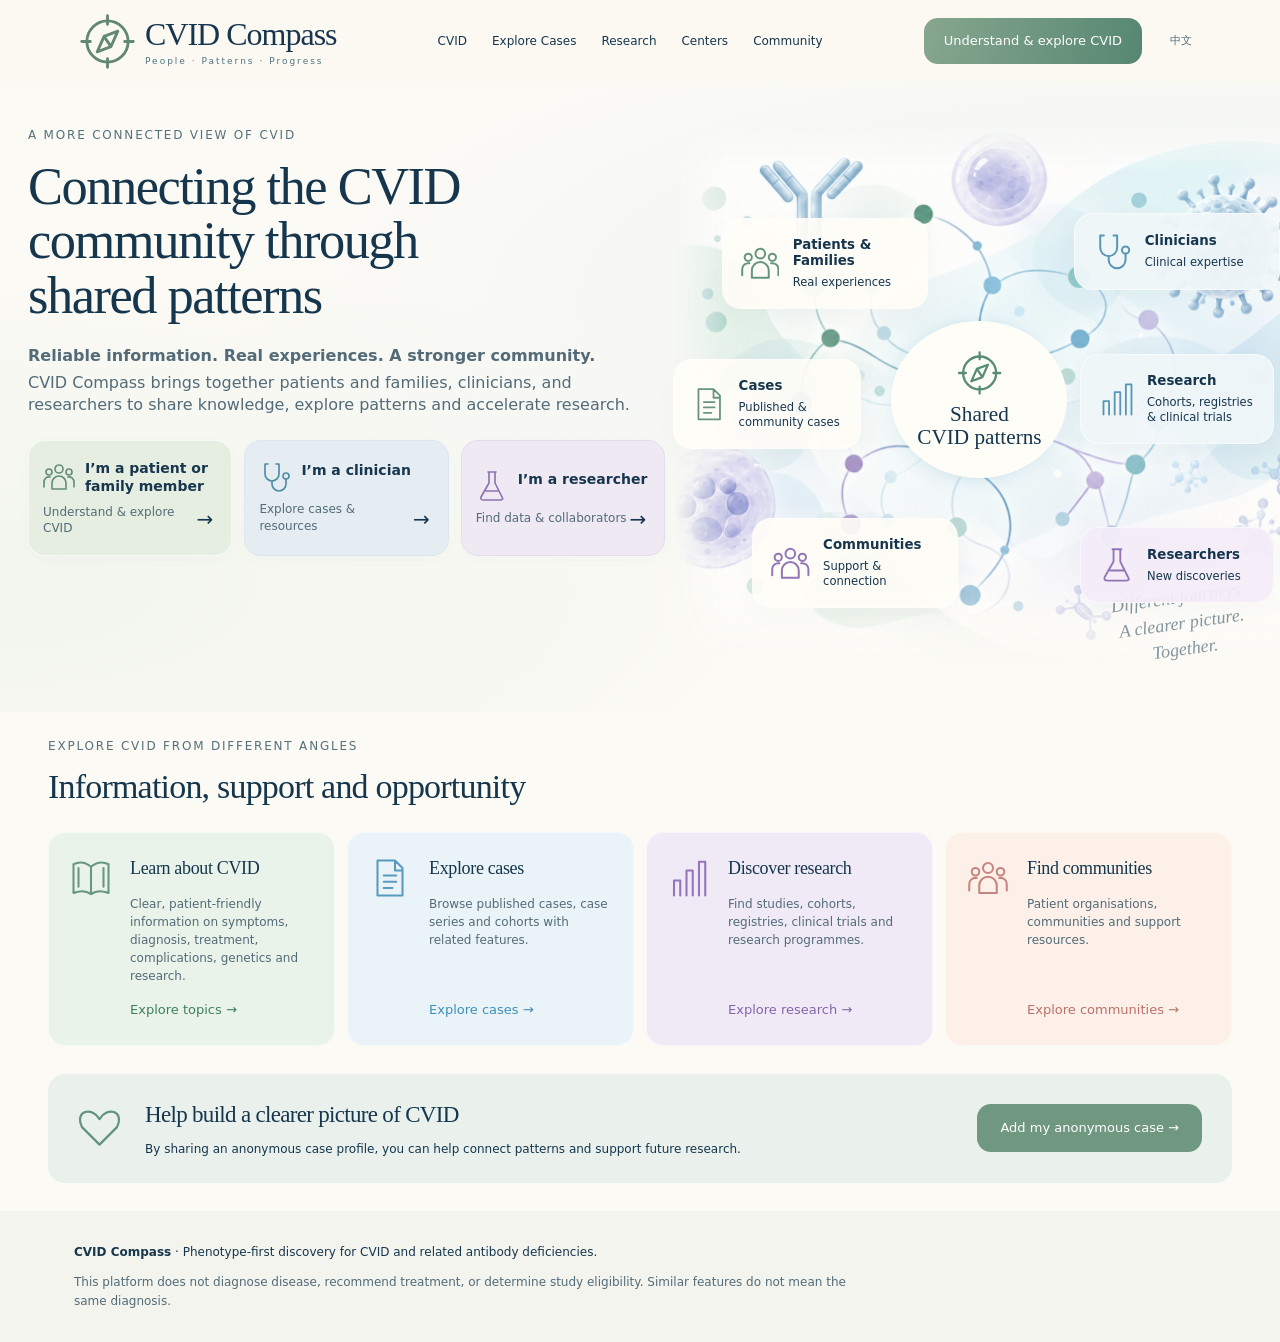
<file: index.html>
<!doctype html>
<html lang="en">
<head>
  <meta charset="UTF-8" />
  <meta name="viewport" content="width=device-width, initial-scale=1.0" />
  <title>CVID Compass — find people like me</title>
  <link rel="stylesheet" href="src/styles.css" />
  <link rel="stylesheet" href="src/homepage.css" />
  <link rel="stylesheet" href="src/exploration.css" />
  <link rel="stylesheet" href="src/final-design.css" />
  <link rel="stylesheet" href="src/editorial.css" />
  <link rel="stylesheet" href="src/reference-fidelity.css" />
  <link rel="stylesheet" href="src/network-update.css" />
  <link rel="stylesheet" href="src/network-cards.css" />
  <link rel="stylesheet" href="src/reference-redesign.css?v=20260909" />
  <link rel="stylesheet" href="src/reference-polish.css?v=20260909b" />
  <link rel="stylesheet" href="src/interactive-hero.css?v=20260909c" />
  <link rel="stylesheet" href="src/page-layouts.css?v=20260909d" />
  <link rel="stylesheet" href="src/learning-hub.css?v=20260911" />
  <link rel="stylesheet" href="src/flat-pages.css?v=20260911c" />
  <link rel="stylesheet" href="src/page-art.css?v=20260911" />
  <link rel="stylesheet" href="src/reading-support.css?v=20260911" />
  <link rel="stylesheet" href="src/reading-sidebar.css?v=20260911" />
  <link rel="stylesheet" href="src/edge-art.css?v=20260911" />
</head>
<body>
  <header class="site-header">
    <a class="brand" href="#home"><span class="brand-mark"><svg class="reference-icon" viewBox="0 0 32 32" aria-hidden="true"><circle cx="16" cy="16" r="12"/><path d="M16 1v5M16 26v5M1 16h5M26 16h5M22 10l-4 9-8 3 4-9ZM14 13l4 6"/></svg></span><span>CVID Compass<small>People · Patterns · Progress</small></span></a>
    <nav aria-label="Primary navigation">
      <a href="#home" data-i18n="navHome">Home</a><a href="#cvid" data-i18n="navCvid">CVID</a><a href="#find" data-i18n="navFind">Find People</a><a href="#research" data-i18n="navResearch">Research</a><a href="#researchers" data-i18n="navResearchers">Researchers</a><a href="#community" data-i18n="navCommunity">Community</a>
    </nav>
    <button class="lang-button" id="language-toggle" type="button">中文</button>
  </header>
  <main id="app"></main>
  <footer><p><strong>CVID Compass</strong> · Phenotype-first discovery for CVID and related antibody deficiencies.</p><p class="fine-print">This platform does not diagnose disease, recommend treatment, or determine study eligibility. Similar features do not mean the same diagnosis.</p></footer>
  <script src="src/site-bundle.js?v=20260911-edge" defer></script>
  <noscript>Enable JavaScript to explore CVID Compass. 请启用 JavaScript。</noscript>
</body>
</html>
</file>
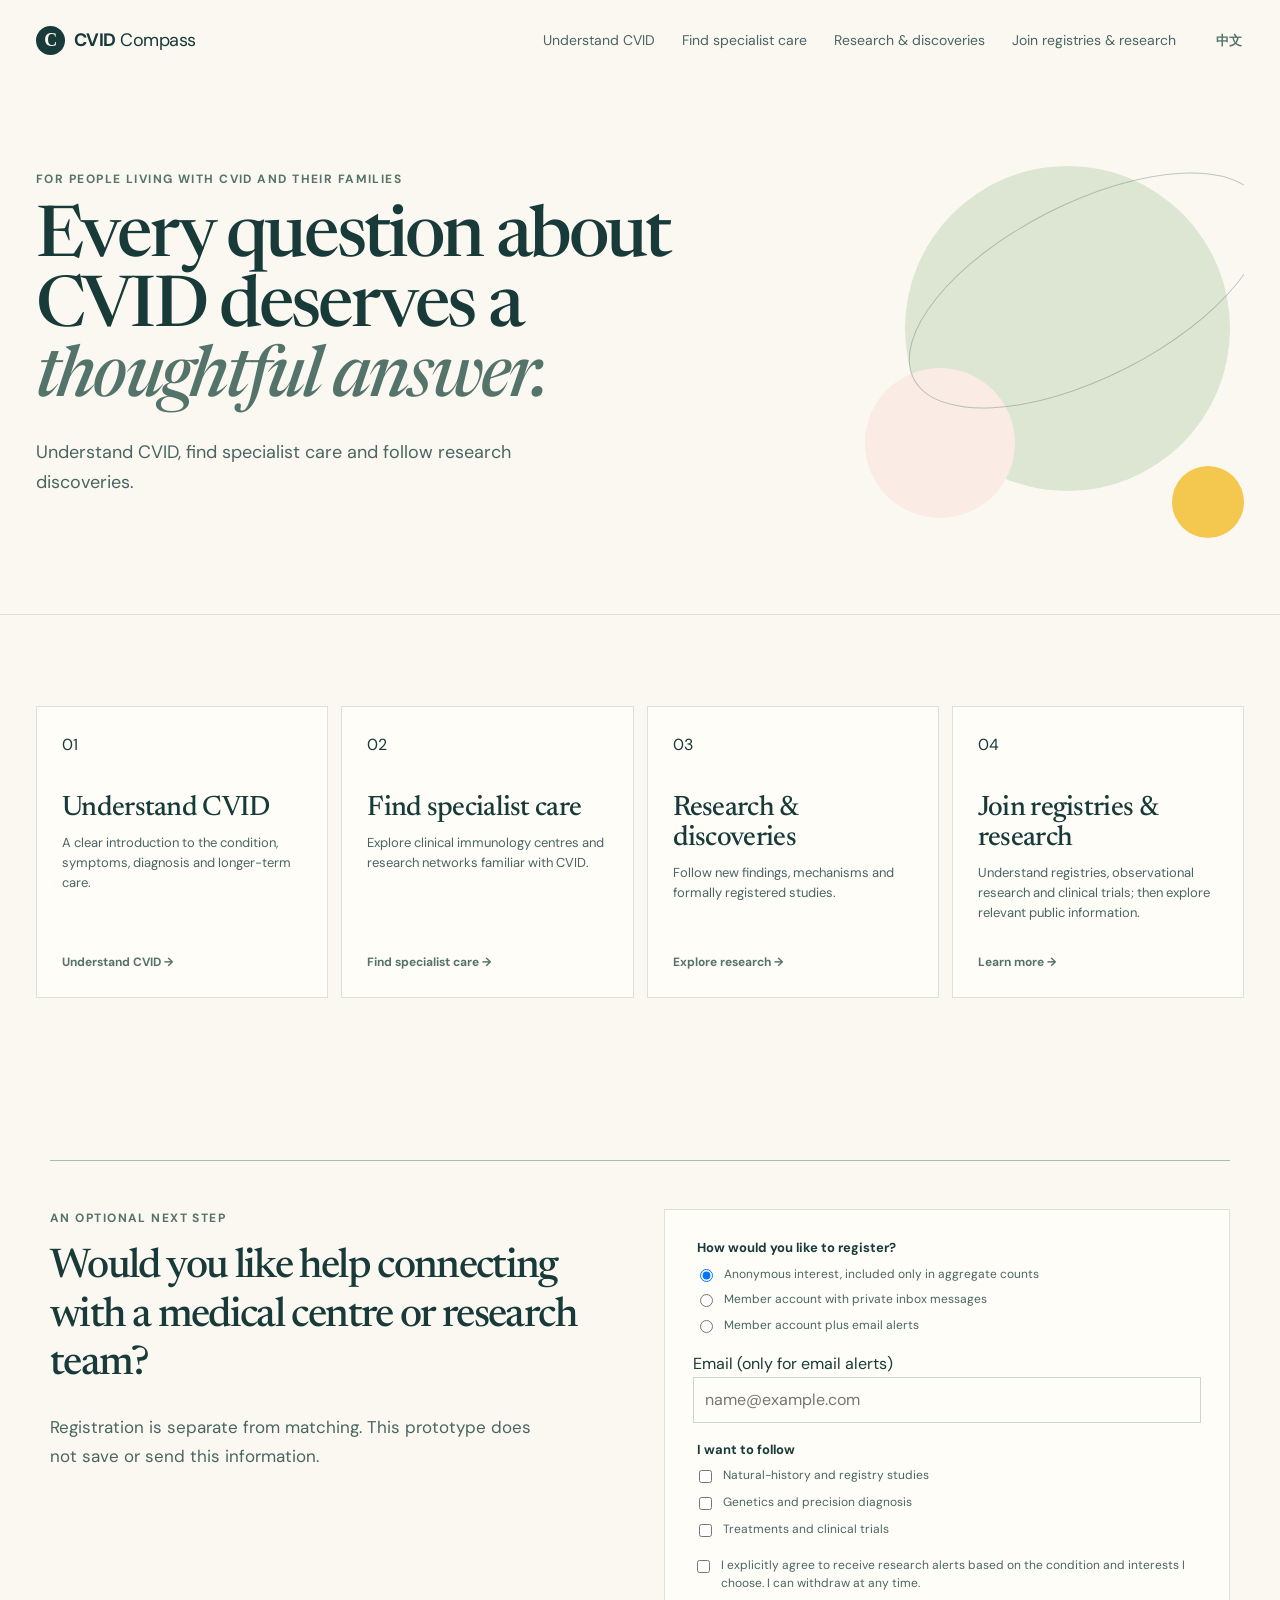
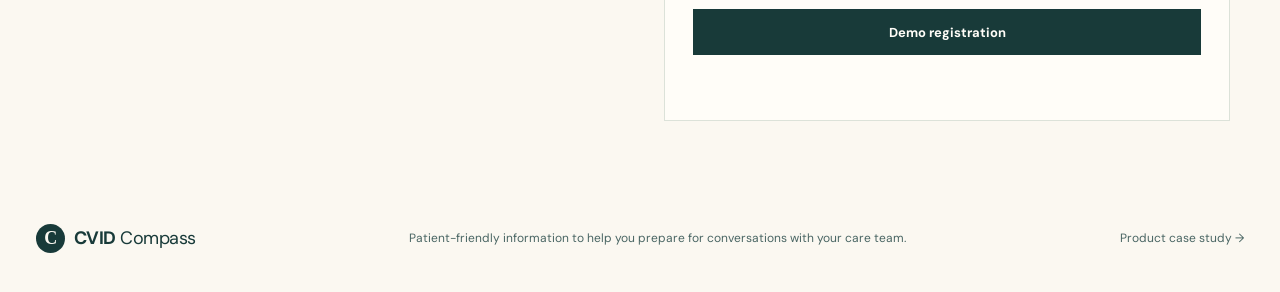
<file: education/index.html>
<!doctype html>
<html lang="en">
  <head>
    <meta charset="UTF-8" />
    <meta name="viewport" content="width=device-width, initial-scale=1.0" />
    <meta name="description" content="A patient-friendly guide to understanding CVID." />
    <title>CVID Compass</title>
    <link rel="preconnect" href="https://fonts.googleapis.com" />
    <link rel="preconnect" href="https://fonts.gstatic.com" crossorigin />
    <link href="https://fonts.googleapis.com/css2?family=DM+Sans:wght@400;500;600;700&family=Newsreader:opsz,wght@6..72,500;6..72,600&display=swap" rel="stylesheet" />
    <link rel="stylesheet" href="./src/styles.css?v=20260909" />
    <link rel="stylesheet" href="./src/details.css?v=20260909" />
  </head>
  <body>
    <div id="app"></div>
    <script type="module" src="./src/main.js?v=20260909"></script>
  </body>
</html>
</file>
<file: src/styles.css>
:root{--ink:#193331;--muted:#5e7773;--cream:#f7f3eb;--paper:#fffdf9;--teal:#166b68;--mint:#dceee7;--coral:#e7795e;--line:#d8e2dc;--shadow:0 18px 55px #1b4a3c12;font-family:Inter,ui-sans-serif,system-ui,-apple-system,Segoe UI,sans-serif}*{box-sizing:border-box}body{margin:0;color:var(--ink);background:var(--cream);line-height:1.55}.site-header{height:76px;background:var(--paper);border-bottom:1px solid var(--line);display:flex;align-items:center;gap:35px;padding:0 clamp(20px,5vw,76px);position:sticky;top:0;z-index:5}.brand{display:flex;align-items:center;gap:9px;color:var(--ink);font-weight:800;text-decoration:none;white-space:nowrap}.brand em{color:var(--teal);font-style:normal}.brand-mark{width:30px;height:30px;border-radius:10px;background:var(--teal);color:white;display:grid;place-items:center}.site-header nav{display:flex;gap:22px;flex:1}.site-header nav a{color:var(--muted);text-decoration:none;font-size:14px}.site-header nav a:hover{color:var(--teal)}button,.button{border:0;border-radius:999px;padding:12px 18px;font:inherit;cursor:pointer}.lang-button{background:transparent;color:var(--muted);font-size:13px}.primary{background:var(--teal);color:white}.secondary{background:var(--mint);color:var(--teal)}main{min-height:calc(100vh - 150px)}.hero{max-width:1180px;margin:auto;padding:90px 24px 64px;display:grid;grid-template-columns:1.15fr .85fr;gap:64px;align-items:center}.eyebrow{color:var(--coral);font-size:13px;font-weight:800;letter-spacing:.1em;text-transform:uppercase}.hero h1{font-size:clamp(40px,5vw,68px);line-height:1.03;letter-spacing:-.045em;margin:14px 0 20px;max-width:700px}.hero h1 span{color:var(--teal)}.hero p{font-size:19px;color:var(--muted);max-width:620px}.hero-actions{display:flex;gap:12px;flex-wrap:wrap;margin-top:30px}.hero-art{background:var(--mint);border-radius:35px;min-height:400px;padding:28px;display:flex;align-items:end;position:relative;overflow:hidden}.hero-art:before,.hero-art:after{content:"";position:absolute;border:1px solid #166b6840;border-radius:50%}.hero-art:before{width:320px;height:320px;right:-65px;top:-50px}.hero-art:after{width:210px;height:210px;left:-50px;bottom:-75px}.orbit-card{background:#fffdf9e8;border:1px solid #fff;border-radius:22px;padding:20px;max-width:270px;z-index:1;box-shadow:var(--shadow)}.orbit-card strong{font-size:26px;display:block;color:var(--teal)}.section{max-width:1180px;margin:auto;padding:42px 24px}.section h2{font-size:34px;letter-spacing:-.03em;margin:0 0 10px}.section-intro{color:var(--muted);max-width:640px}.role-grid,.card-grid{display:grid;grid-template-columns:repeat(3,1fr);gap:18px;margin-top:28px}.role-card,.panel,.research-card,.researcher-card{background:var(--paper);border:1px solid var(--line);border-radius:22px;padding:25px;box-shadow:var(--shadow)}.role-card{min-height:245px;display:flex;flex-direction:column}.role-card .icon{font-size:28px}.role-card h3{margin:14px 0 6px}.role-card p,.research-card p,.researcher-card p{color:var(--muted)}.role-card button{margin-top:auto;align-self:flex-start}.trust-strip{background:var(--teal);color:white;padding:26px max(24px,calc((100% - 1132px)/2));display:flex;justify-content:space-between;gap:20px;align-items:center}.trust-strip p{margin:0;max-width:730px}.page-shell{max-width:1000px;margin:auto;padding:58px 24px}.page-shell h1{font-size:46px;line-height:1.1;margin:8px 0 14px}.step-meta{color:var(--teal);font-weight:700;font-size:14px}.question-card{margin-top:30px}.option-grid{display:grid;grid-template-columns:repeat(2,1fr);gap:12px;margin:20px 0}.option{padding:16px;border:1px solid var(--line);border-radius:15px;background:white;text-align:left;color:var(--ink)}.option.selected{border-color:var(--teal);background:var(--mint);box-shadow:0 0 0 2px #166b6830}.actions{display:flex;justify-content:space-between;margin-top:24px}.tag{display:inline-block;background:var(--mint);color:var(--teal);border-radius:999px;padding:5px 11px;margin:4px 4px 0 0;font-size:13px;font-weight:700}.research-card{position:relative}.status{font-size:12px;font-weight:800;text-transform:uppercase;letter-spacing:.08em;color:var(--teal)}.status.completed{color:#8a6a38}.research-card h3{margin:9px 0 2px;line-height:1.25}.research-card .why{background:#f0f6f0;border-radius:12px;padding:12px;margin:15px 0;color:var(--ink);font-size:14px}.filters{display:flex;gap:9px;flex-wrap:wrap;margin:24px 0}.filters button{background:white;border:1px solid var(--line);color:var(--muted)}.filters button.active{background:var(--teal);color:white;border-color:var(--teal)}.empty{border:1px dashed #9eb9ae;background:#f0f7f2;border-radius:20px;padding:24px;margin:18px 0}.empty h3{margin-top:0}.callout{background:#f2dfd0;border-radius:20px;padding:20px;margin-top:25px}.back-link{color:var(--teal);text-decoration:none;font-weight:700}footer{background:#163b38;color:#d9eee5;padding:32px max(24px,calc((100% - 1132px)/2));font-size:14px}.fine-print{color:#a9cec1;max-width:800px}@media(max-width:800px){.site-header{gap:15px}.site-header nav{display:none}.hero{grid-template-columns:1fr;padding-top:55px}.hero-art{min-height:240px}.role-grid,.card-grid{grid-template-columns:1fr}.option-grid{grid-template-columns:1fr}.trust-strip{display:block}.trust-strip p{margin-bottom:14px}}
</file>
<file: src/homepage.css>
.discovery-hero{gap:32px;padding-top:64px;padding-bottom:30px}.discovery-hero h1{font-size:clamp(36px,4.1vw,56px);line-height:1.12}.button{text-decoration:none;display:inline-block}.connection-scene{height:440px;position:relative;border-radius:32px;background:radial-gradient(ellipse at center,#dceee7,transparent 75%)}.connection-lines{position:absolute;inset:0;width:100%;height:400px;fill:none;stroke:#9cbfb2;stroke-width:1.5;stroke-dasharray:5 6}.connection-person{position:absolute;padding:15px;background:var(--paper);border:1px solid var(--line);border-radius:20px;box-shadow:var(--shadow);text-align:center;text-decoration:none;color:var(--ink);width:150px}.connection-person>span{display:block;margin:0 auto 8px;width:44px;height:44px;border-radius:50%;background:var(--mint);color:var(--teal);font-size:28px}.connection-patient{left:50%;top:12px;transform:translateX(-50%)}.connection-clinician{left:0;bottom:68px}.connection-researcher{right:0;bottom:68px}.connection-researcher>span{background:#f2dfd0}.connection-pattern{position:absolute;top:164px;left:50%;transform:translateX(-50%);width:260px;text-align:center}.connection-pattern small{color:var(--muted)}.connection-caption{position:absolute;bottom:0;text-align:center;width:100%;font-size:13px!important}.role-card small{color:var(--teal);font-weight:700}.role-card .button{margin-top:auto;align-self:flex-start}.section-heading,.education-window{display:flex;gap:24px;align-items:center;justify-content:space-between}.education-window{background:#e8eee4}.section-heading>.back-link{white-space:nowrap}.panel p{color:var(--muted)}a:focus-visible,button:focus-visible{outline:3px solid var(--coral);outline-offset:4px}@media(max-width:800px){.connection-scene{max-width:440px;width:100%;margin:auto}.section-heading,.education-window{display:block}.education-window .button{margin-top:12px}.discovery-hero{gap:36px}}@media(max-width:380px){.connection-person{width:126px}.connection-pattern{width:230px}}
</file>
<file: src/exploration.css>
.page-shell fieldset{border:0;padding:0;margin:16px 0}.page-shell legend{font-weight:700}.page-shell fieldset .filters{margin:8px 0}.page-shell section{margin-top:32px}.page-shell section>.panel{margin-top:20px}.demo-notice{font-size:14px;color:var(--muted);padding:16px;border-left:3px solid var(--coral)}.distribution-row{display:grid;grid-template-columns:1fr auto;gap:8px;margin:16px 0;font-size:14px}.distribution-row meter{grid-column:1/-1;width:100%;height:12px}
</file>
<file: src/final-design.css>
.hero-support{font-size:14px!important;line-height:1.7}.angle-grid{display:grid;grid-template-columns:repeat(2,minmax(0,1fr));gap:20px;margin-top:28px}.angle-grid .panel{display:flex;flex-direction:column}.angle-grid .back-link{margin-top:auto}.angle-grid .panel:nth-child(2){background:#edf1f4}.angle-grid .panel:nth-child(3){background:#f0edf5}.patient-form-grid{margin-top:30px;display:grid;grid-template-columns:repeat(2,minmax(0,1fr));gap:16px}.patient-form-grid legend{font-weight:700}.patient-form-grid .option-grid{grid-template-columns:1fr;margin:4px 0;gap:6px}.patient-form-grid .option{padding:9px;font-size:14px}.patient-form-grid input{accent-color:var(--teal)}.site-header{gap:18px}.site-header nav{gap:14px}#header-explore{font-size:13px;white-space:nowrap}.education-window{background:#e9eee5}@media(max-width:800px){.angle-grid,.patient-form-grid{grid-template-columns:1fr}#header-explore{display:none}}
</file>
<file: src/editorial.css>
:root{--ink:#17364e;--muted:#536b78;--cream:#fcf9f3;--paper:#fffdf9;--teal:#628772;--mint:#e7eee3;--coral:#927cac;--line:#e5e7e0;--shadow:0 6px 24px #28415206}body{background:var(--cream)}h1,h2,h3{font-family:Georgia,'Times New Roman','Songti SC','SimSun',serif;font-weight:400}.site-header{height:90px;background:#fcf9f3f5;border:0;padding:0 4%;gap:22px}.brand{font:30px Georgia,serif;letter-spacing:-1px}.brand em{color:var(--ink)}.brand-mark{background:transparent;color:#628772;border:2px solid #628772;border-radius:50%;height:43px;width:43px;font-size:34px}.site-header nav{justify-content:center}.site-header nav a{color:var(--ink);font-size:13px}.button,button{border-radius:14px}.primary{background:#709780}.hero{max-width:1320px}.discovery-hero{grid-template-columns:1.1fr 1fr;padding-top:44px;gap:50px}.discovery-hero h1{font-size:clamp(40px,4.4vw,64px);letter-spacing:-.035em;line-height:1.06}.discovery-hero h1 span{color:var(--ink)}.eyebrow{font-weight:500;letter-spacing:.15em;color:#55717a}.discovery-hero>div>p{font-size:18px}.section{max-width:1320px}.section h2{font-size:38px}.prominent-roles{padding-top:22px;padding-bottom:30px}.prominent-roles .role-grid{margin-top:0;gap:22px}.role-entry{display:flex;flex-direction:column;position:relative;min-height:212px;padding:28px;border-radius:24px;background:#e6eee2;color:var(--ink);text-decoration:none;border:1px solid #dce6d9;transition:transform .18s,box-shadow .18s}.role-entry:nth-child(2){background:#e5edf3;border-color:#dce6ef}.role-entry:nth-child(3){background:#efe9f4;border-color:#e5ddeb}.role-entry h2{font-size:28px;margin:12px 0}.role-entry p{margin:0;color:var(--muted);font-size:15px}.role-entry>span:last-child{margin-top:18px;font-size:15px;font-weight:600}.role-entry:hover,.reading-card:hover{transform:translateY(-3px);box-shadow:0 10px 28px #2340520c}.line-icon{width:36px;height:36px;fill:none;stroke:currentColor;stroke-width:1.5;stroke-linecap:round;stroke-linejoin:round}.angle-grid{grid-template-columns:repeat(4,minmax(0,1fr));gap:16px}.angle-grid .panel{padding:25px;border:0;box-shadow:none;background:#eaf1e7}.angle-grid .panel:nth-child(2){background:#eaf1f4}.angle-grid .panel:nth-child(3){background:#f0ebf4}.angle-grid .panel:nth-child(4){background:#faf0e9}.angle-grid h3{font-size:23px;line-height:1.2}.angle-grid p{font-size:15px;line-height:1.6}.education-window{background:linear-gradient(120deg,#eff2e9,#f8f7f2);padding:40px;border:0;position:relative}.education-window>div{max-width:760px}.education-window h2{font-size:40px}.connection-scene{height:440px;background:radial-gradient(ellipse at 65% 35%,#e2edf2 0,transparent 65%),radial-gradient(ellipse at 25% 70%,#e4ebe0 0,transparent 65%)}.connection-person{width:150px;padding:14px;background:#fffdf9ef;border:0;z-index:2;font-size:13px}.connection-pattern{top:165px;width:155px;min-height:140px;border-radius:50%;padding:27px 8px;background:#fffdf7;box-shadow:0 7px 24px #17364e06;z-index:2}.connection-pattern small{font:23px Georgia,serif;color:var(--ink)}.connection-pattern .tag{display:none}.network-extra{position:absolute;text-decoration:none;color:var(--ink);border-radius:20px;background:#fffdf9ec;z-index:2;padding:15px;font-size:13px;width:133px;text-align:center}.network-cases{left:0;top:178px}.network-studies{right:0;top:178px}.network-community{bottom:0;left:50%;transform:translateX(-50%)}.connection-patient{top:0}.connection-clinician{bottom:58px}.connection-researcher{bottom:58px}.bio-circle{position:absolute;width:76px;height:76px;border:6px double #d7d9e9;border-radius:50%;background:#e5e2ef77;top:12px;right:8px}.bio-circle:after{content:'';position:absolute;inset:15px;border-radius:50%;border:3px dotted #cbcde1}.education-library{max-width:1200px}.education-library .angle-grid{grid-template-columns:repeat(3,minmax(0,1fr))}.reading-card{text-decoration:none;color:var(--ink);transition:transform .18s}.reading-card h2{font-size:25px}.education-article{max-width:960px}.education-article>article{max-width:760px;font-size:18px;line-height:1.85}.education-article>article h2{margin-top:38px;font-size:30px}.education-article figure{margin:25px 0}.education-article img{width:100%;height:auto;border-radius:20px}.education-article .angle-grid{grid-template-columns:repeat(2,minmax(0,1fr))}.article-lead{color:var(--muted);font-size:20px}.education-article li{overflow-wrap:anywhere}.fine-print{color:var(--muted)}footer{background:#edf0e8;color:var(--ink)}@media(max-width:1100px){.site-header{flex-wrap:wrap;height:auto;min-height:88px;padding:15px 24px}.site-header nav{order:3;flex-basis:100%;justify-content:flex-start}.angle-grid{grid-template-columns:repeat(2,minmax(0,1fr))}.discovery-hero{gap:24px}.connection-person{width:128px}.network-extra{width:110px}}@media(max-width:800px){.site-header nav{display:flex;overflow-x:auto;white-space:nowrap}.role-grid{grid-template-columns:1fr}.discovery-hero{grid-template-columns:1fr}.connection-scene{max-width:480px}.education-library .angle-grid{grid-template-columns:repeat(2,minmax(0,1fr))}.role-entry{min-height:190px}.brand{font-size:26px}}@media(max-width:540px){.angle-grid,.education-library .angle-grid,.education-article .angle-grid{grid-template-columns:1fr}.education-window{padding:26px}.discovery-hero h1{font-size:42px}.section h2{font-size:32px}}
</file>
<file: src/reference-fidelity.css>
body{background:#fcfaf5;color:#102c43}.site-header{height:82px;padding:0 max(24px,calc((100vw - 1120px)/2));gap:20px;flex-wrap:nowrap}.brand{font-size:32px;letter-spacing:-1px;gap:10px}.brand>span:last-child{display:block}.brand small{display:block;font:9px system-ui;letter-spacing:2px;margin-top:3px;color:#4e7380}.brand .brand-mark{border:0;width:55px;height:55px}.brand .reference-icon{width:55px;height:55px}.reference-icon{width:38px;height:38px;fill:none;stroke:currentColor;stroke-width:1.65;stroke-linecap:round;stroke-linejoin:round;flex-shrink:0}.site-header nav{gap:25px}.site-header nav a{font-size:12px;white-space:nowrap}.lang-button{padding:8px;font-size:11px}.site-header .primary{padding:13px 20px;background:linear-gradient(100deg,#87a68e,#568772);color:white}.discovery-hero{max-width:1225px;min-height:530px;padding:30px 0 0 56px;grid-template-columns:1fr 1.1fr;gap:0;position:relative;overflow:hidden}.discovery-hero>div:first-child{position:relative;z-index:1;align-self:start;padding-top:12px}.discovery-hero .eyebrow{font-size:12px}.discovery-hero h1{font-family:Georgia,'Times New Roman',serif;font-size:54px;line-height:.99;font-weight:400;letter-spacing:-2.1px;max-width:530px;margin:13px 0 24px}.discovery-hero>div>p:not(.hero-support){font-size:18px;line-height:1.3;max-width:490px;margin:0}.discovery-hero .hero-support{font-size:13px!important;line-height:1.5;max-width:475px;padding-left:26px;margin-top:43px!important;position:relative}.hero-support:before{content:'';height:1px;width:18px;background:#9caeb1;position:absolute;left:0;top:10px}.compact-role-actions{display:none}.reference-art{width:100%;aspect-ratio:625/550;position:relative;overflow:hidden;align-self:start}.reference-art img{position:absolute;width:196%;max-width:none;left:-96%;top:-12.72%;pointer-events:none;user-select:none}.section{max-width:1225px;padding:30px 50px}.prominent-roles{padding-top:8px;padding-bottom:30px}.prominent-roles .role-grid{gap:18px}.role-entry{min-height:165px;padding:25px;display:grid;grid-template-columns:46px 1fr;column-gap:18px;align-content:center;border:0;border-radius:18px}.role-entry>.reference-icon{grid-row:1/4;align-self:center;width:44px;height:44px;color:#648f74}.role-entry:nth-child(2)>.reference-icon{color:#4d8ca7}.role-entry:nth-child(3)>.reference-icon{color:#8e73ad}.role-entry h2{font-family:system-ui,sans-serif;font-size:19px;font-weight:600;line-height:1.35;margin:0 0 7px}.role-entry p{font-size:13px;line-height:1.4}.role-entry>span:last-child{font-size:13px;margin-top:12px}.section>.eyebrow{font-size:12px}.section>h2{font-size:39px;margin:5px 0 15px;letter-spacing:-1px}.angle-grid{margin-top:0;gap:12px}.angle-grid>.panel{border-radius:21px;padding:29px 24px 24px;min-height:240px}.angle-grid .angle-heading{display:flex;align-items:center;gap:17px;min-height:55px}.angle-heading .reference-icon{color:#689680}.angle-grid>.panel:nth-child(2) .reference-icon{color:#589ac0}.angle-grid>.panel:nth-child(3) .reference-icon{color:#9475bc}.angle-grid>.panel:nth-child(4) .reference-icon{color:#c88580}.angle-grid h3{font-size:19px;font-weight:500;line-height:1.2;margin:0;letter-spacing:-.35px}.angle-grid p{font-size:14px;line-height:1.5;margin:19px 0 16px}.angle-grid .back-link{font-size:16px;font-weight:500;color:#3d8159}.angle-grid>.panel:nth-child(2) .back-link{color:#3e8fb9}.angle-grid>.panel:nth-child(3) .back-link{color:#8565aa}.angle-grid>.panel:nth-child(4) .back-link{color:#bc7069}.learning-section{display:grid;grid-template-columns:1fr 1.08fr;gap:26px;padding-top:32px;padding-bottom:45px}.education-window{background:transparent;padding:15px 5px;border-radius:0}.education-window h2{font-size:38px;line-height:1.05;letter-spacing:-1px;margin:9px 0 13px}.education-window p{font-size:14px;line-height:1.5}.education-window .hero-actions{margin-top:20px;gap:12px}.education-window .button{font-size:14px;padding:13px 17px}.education-window .secondary{background:transparent;border:1px solid #d3ddd4}.closing-panel{background:#f2f3ee;border-radius:30px;display:grid;grid-template-columns:1.6fr 1fr;padding:32px 25px;gap:20px;font-size:12px;color:#345469;align-items:center}.closing-panel blockquote{font-family:Georgia,serif;font-style:italic;line-height:1.8;margin:0 0 22px;position:relative}.closing-panel blockquote:before{content:'“';font-size:40px;color:#96b4a3;line-height:.5}.closing-panel small{display:block;font-size:9px;letter-spacing:1.8px;margin-top:4px}.closing-panel ul{list-style:none;padding:0 0 0 20px;margin:0;border-left:1px solid #ced9d4}.closing-panel li{display:flex;align-items:center;gap:15px;margin:16px 0;font-size:11px}.closing-panel .reference-icon{width:30px;height:30px}footer{background:#f3f4ee;font-size:12px;padding-top:20px;padding-bottom:20px}@media(min-width:1450px){.discovery-hero{max-width:1320px}.discovery-hero h1{font-size:60px}.section{max-width:1320px}}@media(max-width:1100px){.site-header{height:auto;min-height:82px;flex-wrap:wrap;padding:15px 24px}.site-header nav{order:3;flex-basis:100%;justify-content:center}.discovery-hero{padding-left:30px}.discovery-hero h1{font-size:46px}.section{padding-left:30px;padding-right:30px}.angle-grid{grid-template-columns:repeat(2,minmax(0,1fr))}.learning-section{grid-template-columns:1fr}.role-entry{padding:18px;grid-template-columns:32px 1fr;gap:10px}.role-entry>.reference-icon{width:30px}.role-entry h2{font-size:17px}}@media(max-width:800px){.discovery-hero{padding:30px 24px 0;grid-template-columns:1fr;min-height:0}.discovery-hero h1{max-width:550px;line-height:1.05}.reference-art{max-width:580px;margin:auto}.discovery-hero .hero-support{margin-top:25px!important}.prominent-roles .role-grid{grid-template-columns:1fr}.role-entry{min-height:125px;grid-template-columns:45px 1fr;padding:24px}.role-entry>.reference-icon{width:40px}.role-entry h2{font-size:21px}.section{padding:24px}.section>h2{font-size:34px}.site-header nav{overflow-x:auto;justify-content:flex-start}}@media(max-width:520px){.angle-grid{grid-template-columns:1fr}.closing-panel{grid-template-columns:1fr}.closing-panel ul{border:0;border-top:1px solid #ced9d4;padding:12px 0 0}.site-header .brand{font-size:27px}.discovery-hero h1{font-size:43px}.learning-section{gap:5px}}
</file>
<file: src/network-update.css>
.reference-art.live-network{aspect-ratio:4/3;overflow:visible;align-self:center}.reference-art.live-network>img{inset:0;width:100%;height:100%;object-fit:contain;filter:saturate(.65);opacity:.9}.live-network a{position:absolute;border-radius:15px;background:#fffdf9ed;box-shadow:0 6px 20px #3653630b;padding:12px 10px;display:flex;gap:8px;align-items:center;color:var(--ink);text-decoration:none;font-size:12px;width:30%;min-height:56px;z-index:2}.live-network .reference-icon{width:26px;height:26px}.live-network a:nth-of-type(1){left:11%;top:20%}.live-network a:nth-of-type(2){right:2%;top:18%}.live-network a:nth-of-type(3){left:1%;top:45%}.live-network a:nth-of-type(4){right:0;top:44%}.live-network a:nth-of-type(5){left:12%;bottom:8%}.live-network a:nth-of-type(6){right:2%;bottom:10%}.network-centre{position:absolute;top:43%;left:40%;width:20%;text-align:center;font:19px Georgia,serif;z-index:1}.live-network a:hover{background:white;outline:1px solid #92acaa}.education-library .learning-groups{grid-template-columns:repeat(2,minmax(0,1fr))}@media(max-width:540px){.education-library .learning-groups{grid-template-columns:1fr}.live-network a{font-size:10px;padding:6px;gap:4px}.live-network .reference-icon{width:18px}.network-centre{font-size:14px}}
</file>
<file: src/network-cards.css>
.reference-art.live-network{aspect-ratio:1.12;container-type:inline-size;isolation:isolate}.reference-art.live-network>img{object-fit:cover;filter:saturate(.48);opacity:.82;z-index:-1}.network-centre{display:flex;flex-direction:column;align-items:center;justify-content:center;top:36%;left:36%;width:29%;height:29%;border-radius:50%;background:#fffdf7;box-shadow:0 8px 25px #30556b06;font-size:clamp(16px,3.5cqw,26px);line-height:1.05}.network-centre .reference-icon{width:28%;height:28%;margin-bottom:8px;color:#588c77}.live-network a{width:34%;min-height:14%;padding:3%;gap:8%;border-radius:23px;border:1px solid #ffffff80;background:#f9fbf5ef;box-shadow:0 8px 24px #33526c08;transition:transform .18s,box-shadow .18s}.live-network a .reference-icon{width:23%;height:auto;color:#66957b}.live-network a strong{display:block;font-size:clamp(10px,2.2cqw,16px);font-family:system-ui,sans-serif;font-weight:600;line-height:1.2}.live-network a small{display:block;margin-top:6px;font-size:clamp(9px,1.9cqw,14px);line-height:1.3;font-weight:400}.live-network a:nth-of-type(1){top:17%;left:8%}.live-network a:nth-of-type(2){top:16%;right:0;background:#f1f7f9ef}.live-network a:nth-of-type(3){top:43%;left:0;width:31%}.live-network a:nth-of-type(4){top:42%;right:-2%;width:32%;background:#f0f7f9ef}.live-network a:nth-of-type(5){bottom:11%;left:13%}.live-network a:nth-of-type(6){bottom:12%;right:-1%;width:32%;background:#f5edf9ef}.live-network a:nth-of-type(2) .reference-icon,.live-network a:nth-of-type(4) .reference-icon{color:#5796b4}.live-network a:nth-of-type(5) .reference-icon,.live-network a:nth-of-type(6) .reference-icon{color:#9275b6}.live-network a:hover{transform:translateY(-3px);box-shadow:0 12px 26px #34536b12}.network-note{position:absolute;bottom:-4%;right:3%;color:#84959e;font:italic clamp(12px,2.7cqw,21px) Georgia,serif;transform:rotate(-8deg);text-align:center;line-height:1.45}.directory-tools{display:flex;flex-wrap:wrap;gap:16px;margin:24px 0}.directory-tools label{display:flex;flex-direction:column;gap:8px}.directory-tools input,.directory-tools select{font:inherit;padding:12px;border:1px solid var(--line);border-radius:12px;background:var(--paper);color:var(--ink)}[data-team-directory]>[hidden]{display:none}@media(max-width:540px){.live-network a{border-radius:15px}.network-centre .reference-icon{margin-bottom:4px}.live-network a small{margin-top:3px}}
.education-library .learning-groups.article-three-columns{grid-template-columns:repeat(3,minmax(0,1fr))}.genetics-overview{margin:24px 0}.genetics-overview>.reading-card{display:block;max-width:none;background:#eaf1e7;padding:28px;border:0}.genetics-overview h2{margin-top:10px}@media(max-width:900px){.education-library .learning-groups.article-three-columns{grid-template-columns:repeat(2,minmax(0,1fr))}}@media(max-width:600px){.education-library .learning-groups.article-three-columns{grid-template-columns:1fr}}
</file>
<file: src/reference-redesign.css>
body{background:#fcfaf5;color:#15364d}a:focus-visible,button:focus-visible,input:focus-visible{outline:3px solid #608c9c;outline-offset:4px}.discovery-hero{max-width:1280px;min-height:425px;padding:42px 48px 0;grid-template-columns:1fr 1fr;overflow:visible}.discovery-hero h1{font-size:clamp(38px,4.1vw,57px);line-height:1.04;letter-spacing:-1.8px}.discovery-hero .hero-support{display:none}.reference-art.live-network{aspect-ratio:1.2}.reference-art.live-network>img{filter:saturate(.65);opacity:.85}.live-network a{background:#fffdf8e8;min-height:13%;border-radius:19px}.section{max-width:1280px;padding:28px 48px}.prominent-roles{padding-top:0}.role-entry{min-height:145px;border:1px solid #ffffffb0;box-shadow:0 4px 18px #26485e05}.section>h2{font-size:34px;margin-bottom:22px}.angle-grid>.panel{min-height:225px;border:1px solid #ffffff90}.angle-grid>.panel:first-child{background:#eaf3e9}.angle-grid>.panel:nth-child(2){background:#eaf3f8}.angle-grid>.panel:nth-child(3){background:#f0eaf7}.angle-grid>.panel:nth-child(4){background:#fcf0e9}.contribution-section{padding-top:0}.contribution-band{display:flex;align-items:center;gap:24px;padding:26px 30px;background:#eaf1ed;border-radius:22px}.contribution-band>div{flex:1}.contribution-band h2{font-size:24px;margin:0 0 8px}.contribution-band p{margin:0;font-size:14px;line-height:1.6}.contribution-band .button{white-space:nowrap}.page-shell{padding:44px 32px}.patient-landing{max-width:1140px}.patient-landing h1{max-width:720px;font-size:48px}.patient-landing>.article-lead{max-width:770px;line-height:1.7}.patient-paths{display:grid;grid-template-columns:repeat(3,minmax(0,1fr));gap:20px;margin:30px 0}.patient-paths .panel{padding:30px;background:#eaf3e9;border:0;display:block}.patient-paths .panel:nth-child(2){background:#eaf2fa}.patient-paths .panel:nth-child(3){background:#f1eaf7}.patient-paths h2{font-size:25px}.patient-paths p{line-height:1.65}.topic-links{display:flex;flex-wrap:wrap;gap:12px;margin:22px 0}.topic-links a{padding:13px 18px;border:1px solid #dae4de;border-radius:24px;color:var(--ink);text-decoration:none;background:#fffdf9}.article-navigation{display:flex;flex-wrap:wrap;gap:10px;padding:18px 0;border-bottom:1px solid #dbe4de}.article-navigation a{color:#3d7181;font-size:14px}.article-bridge{margin:32px 0;padding:26px;background:#eaf3f5;border-radius:22px}.article-bridge h2{font-size:26px;margin-top:0}.education-article figure img{display:block;width:100%;height:auto}.patient-form-grid{gap:20px}.patient-form-grid fieldset{background:#f4f6f0;border:1px solid #e0e7de;border-radius:22px;padding:22px}.option{border-radius:18px}.option:has(input:checked){background:#e2efe7;border-color:#6e9b82}.education-library .learning-groups.article-three-columns{grid-template-columns:repeat(3,minmax(0,1fr))}@media(max-width:900px){.discovery-hero{padding:28px;min-height:0}.section{padding:24px 28px}.contribution-band{flex-wrap:wrap}.patient-paths{gap:12px}.patient-paths .panel{padding:20px}}@media(max-width:700px){.discovery-hero{grid-template-columns:1fr}.reference-art{max-width:520px}.patient-paths{grid-template-columns:1fr}.patient-landing h1{font-size:37px}.page-shell{padding:30px 22px}.education-library .learning-groups.article-three-columns{grid-template-columns:1fr}.contribution-band{padding:22px}.contribution-band>.reference-icon{display:none}.contribution-band .button{white-space:normal}}
</file>
<file: src/reference-polish.css>
/* Layout proportions taken from the supplied homepage and patient references. */
.reference-hero-wrap{position:relative;max-width:1280px;margin:auto;padding-bottom:24px;background:radial-gradient(ellipse at 92% 35%,#e4f1f580,transparent 58%),radial-gradient(ellipse at 0% 80%,#e7f1e780,transparent 48%)}
.reference-hero-wrap .discovery-hero{position:static;min-height:0;padding:44px 48px 20px;display:block}.discovery-hero>div:first-child{width:56%;padding:0}.discovery-hero h1{max-width:630px;font-size:clamp(42px,4.3vw,60px);line-height:1.015;margin:14px 0 22px;letter-spacing:-1.8px}.discovery-hero h1 span{display:inline}.discovery-hero .hero-promise{font-size:17px!important;font-weight:600;line-height:1.45!important;margin-bottom:4px!important;max-width:630px!important}.discovery-hero>div>p:not(.hero-support){max-width:610px;font-size:16px;line-height:1.4}.reference-hero-wrap .reference-art{position:absolute;right:0;top:0;width:49%;height:100%;max-height:505px;z-index:0;pointer-events:none}.reference-art.live-network>img{height:100%;width:100%;object-fit:cover;opacity:.85;filter:saturate(.62);mask-image:linear-gradient(90deg,transparent,#000 15%)}.reference-hero-wrap .live-network a,.reference-hero-wrap .network-centre{display:none}.reference-hero-wrap .network-note{bottom:4%;right:7%;font-size:20px}.reference-hero-wrap .prominent-roles{position:relative;z-index:2;padding-top:0;padding-right:0;width:76%;margin:0}.prominent-roles .role-grid{gap:16px}.prominent-roles .role-entry{min-height:116px;padding:21px;grid-template-columns:40px 1fr;column-gap:15px;row-gap:8px;border-radius:17px}.role-entry>.reference-icon{grid-row:1;width:38px;height:38px}.role-entry h2{font-size:16px;line-height:1.25;margin:0}.role-entry p{grid-column:1/-1;font-size:13px;padding-right:18px}.role-entry>span:last-child{position:absolute;right:18px;bottom:20px;font-size:0;margin:0}.role-entry>span:last-child:after{content:'→';font-size:20px;font-weight:400}.home-exploration{padding-top:25px}.home-exploration>h2{font-size:34px;margin:6px 0 18px;letter-spacing:-.8px}.home-exploration .angle-grid>.panel{display:grid;grid-template-columns:44px 1fr;grid-template-rows:auto 1fr auto;column-gap:15px;min-height:204px;padding:25px 22px;border-radius:17px}.home-exploration .angle-heading{display:contents}.home-exploration .angle-heading>.reference-icon{grid-column:1;grid-row:1/4;width:40px;height:40px}.home-exploration .angle-heading>h3{grid-column:2;font-size:18px;line-height:1.2}.home-exploration .angle-grid p{grid-column:2;font-size:12px;line-height:1.5;margin:15px 0}.home-exploration .back-link{grid-column:2;font-size:13px}.contribution-band{border-radius:17px;padding:23px 30px;gap:24px}.contribution-band>.reference-icon{color:#61937f;width:43px;height:43px}.contribution-band h2{font-size:23px}.contribution-band p{font-size:12px}.contribution-band .button{font-size:13px;padding:14px 23px}.patient-landing{position:relative;max-width:1000px;padding-top:48px}.patient-landing>.eyebrow,.patient-landing>h1,.patient-landing>.article-lead{position:relative;z-index:1;max-width:65%}.patient-landing h1{font-size:42px;line-height:1.1;margin:12px 0}.patient-landing>.article-lead{font-size:16px;line-height:1.6}.patient-leaves{position:absolute;width:32%;right:20px;top:25px;pointer-events:none}.patient-paths{position:relative;margin-top:30px}.patient-paths .panel{border-radius:18px;min-height:225px;padding:28px}.patient-paths .reference-icon{color:#628e7b;width:38px;height:38px}.patient-paths .panel:nth-child(2) .reference-icon{color:#548cba}.patient-paths .panel:nth-child(3) .reference-icon{color:#997ab7}.patient-paths h2{font-family:system-ui,sans-serif;font-size:19px;font-weight:600;margin:22px 0 14px}.patient-paths p{font-size:14px}.patient-paths span{font-size:14px}.education-article>h1{font-size:40px;line-height:1.15}.education-article>.article-lead{font-size:17px;line-height:1.6}.article-navigation{gap:20px;margin-bottom:20px}.article-navigation a{text-decoration:none;padding:8px 0;border-bottom:2px solid transparent}.article-navigation a:hover{border-color:#719a85}.article-bridge{background:#eaf4f7;padding:25px 28px;border-radius:18px}.article-bridge h2{font-size:24px}.article-bridge p{font-size:15px;line-height:1.6}.patient-form-grid{margin-top:30px}.patient-form-grid legend{font-family:Georgia,serif;font-size:22px}.patient-form-grid .option{background:#fffdfa;border:1px solid #dce5df;font-size:14px;padding:13px 16px}.patient-form-grid input{accent-color:#5c917c}
@media(max-width:1050px){.reference-hero-wrap .prominent-roles{width:90%}.home-exploration .angle-grid{grid-template-columns:repeat(2,minmax(0,1fr))}.discovery-hero>div:first-child{width:65%}.reference-hero-wrap .reference-art{width:43%;opacity:.7}}
@media(max-width:700px){.reference-hero-wrap .discovery-hero{padding:30px 24px 20px}.discovery-hero>div:first-child{width:100%}.discovery-hero h1{font-size:42px;max-width:550px}.reference-hero-wrap .reference-art{position:relative;width:100%;height:235px;max-width:450px;margin:10px auto 0;opacity:.9}.reference-hero-wrap .prominent-roles{width:100%;padding:0 24px}.prominent-roles .role-grid{grid-template-columns:1fr}.prominent-roles .role-entry{min-height:98px}.reference-hero-wrap .network-note{font-size:15px}.home-exploration>h2{font-size:29px}.patient-landing>.eyebrow,.patient-landing>h1,.patient-landing>.article-lead{max-width:100%}.patient-leaves{opacity:.2;width:46%}.patient-landing h1{font-size:36px}.patient-paths .panel{min-height:190px}.education-article>h1{font-size:32px}}@media(max-width:480px){.home-exploration .angle-grid{grid-template-columns:1fr}.home-exploration .angle-grid>.panel{min-height:175px}.discovery-hero h1{font-size:37px}}
</file>
<file: src/interactive-hero.css>
.reference-hero-wrap .discovery-hero{display:grid;grid-template-columns:minmax(0,1.4fr) minmax(0,1fr);gap:20px;align-items:center}
.reference-hero-wrap .discovery-hero>div:first-child{width:100%}
.reference-hero-wrap .reference-art{position:relative;inset:auto;width:100%;height:auto;aspect-ratio:1.12;max-height:none;pointer-events:auto;opacity:1}
.reference-hero-wrap .live-network a{display:flex;pointer-events:auto}
.reference-hero-wrap .network-centre{display:flex}
.reference-hero-wrap .prominent-roles{width:100%;padding-right:48px}
.reference-hero-wrap .network-note{bottom:-3%;font-size:18px}
.reference-hero-wrap .hero-left-roles{width:100%;padding:0;margin:24px 0 0}
.hero-left-roles .role-grid{display:grid;grid-template-columns:repeat(3,minmax(0,1fr));gap:12px}
.hero-left-roles .role-entry{padding:18px 14px;grid-template-columns:32px 1fr;column-gap:10px;min-height:112px}
.hero-left-roles .role-entry h2{font-size:14px;line-height:1.3}
.hero-left-roles .role-entry>.reference-icon{width:32px;height:32px}
.hero-left-roles .role-entry p{font-size:12px;line-height:1.4}
.reference-hero-wrap .discovery-hero h1{font-size:clamp(34px,4.1vw,54px);line-height:1.04;letter-spacing:-1.5px}
.reference-hero-wrap .discovery-hero .hero-promise{font-size:16px!important}
@media(max-width:1100px) and (min-width:801px){.hero-left-roles .role-entry{grid-template-columns:1fr;padding:14px 10px}.hero-left-roles .role-entry>.reference-icon{display:none}.hero-left-roles .role-entry h2{font-size:12px}.hero-left-roles .role-entry p{font-size:11px}}
@media(max-width:550px){.hero-left-roles .role-grid{grid-template-columns:1fr}.hero-left-roles .role-entry{min-height:95px}.hero-title-break{display:none}}
@media(max-width:800px){.reference-hero-wrap .discovery-hero{grid-template-columns:1fr}.reference-hero-wrap .reference-art{max-width:550px;margin:14px auto 25px}.reference-hero-wrap .prominent-roles{padding-right:24px}.reference-hero-wrap .network-note{font-size:15px}}
</file>
<file: src/page-layouts.css>
.reference-page{max-width:1120px;margin:24px auto 42px;padding:30px 40px 40px;background:#fffefb;border:1px solid #eef1eb;border-radius:18px;box-shadow:0 8px 32px #284c6406}.page-breadcrumb{display:flex;gap:10px;font-size:12px;color:#63818e;margin-bottom:22px}.page-breadcrumb a{color:inherit;text-decoration:none}.reference-page>h1{font-size:36px;line-height:1.16;letter-spacing:-.7px;margin:12px 0}.reference-page>.section-intro,.reference-page>.article-lead{font-size:15px;line-height:1.65;max-width:780px}.reference-page>.back-link{display:none}.reference-page h2{font-size:24px}.reference-page h3{font-size:19px}.reference-page .panel,.reference-page .research-card,.reference-page .researcher-card{border:1px solid #e3ebe8;border-radius:14px;padding:24px;box-shadow:none;background:#fff}.reference-page .tag{background:#eef7f9;color:#30657b;border:0;font-size:12px}.reference-page .status{font-size:12px}.reference-page .card-grid{gap:16px}.page-tabs{display:flex;gap:23px;overflow:auto;border-bottom:1px solid #dfe7e6;margin:24px 0;padding:12px 0}.page-tabs a{text-decoration:none;white-space:nowrap;font-size:13px;color:#376c82}.featured-paths{display:grid;grid-template-columns:repeat(3,1fr);gap:16px;margin:24px 0}.featured-paths a{padding:23px;background:#eaf7f3;border-radius:14px;text-decoration:none;color:#15364d}.featured-paths a:nth-child(2){background:#edf6fc}.featured-paths a:nth-child(3){background:#f5eef9}.featured-paths h2{font:600 18px system-ui;margin:15px 0}.featured-paths span{font-size:13px}.page-results>.section{padding:23px 0}.page-results .section>h2{font-size:24px;letter-spacing:0}.research-layout{display:grid;grid-template-columns:235px minmax(0,1fr);gap:25px;margin-top:26px;align-items:start}.research-filter{position:sticky;top:20px;background:#f8faf9!important;padding:20px!important}.research-filter h2{font:600 17px system-ui}.research-filter label{display:block;margin:20px 0;font-size:13px}.research-filter input,.research-filter select{display:block;width:100%;min-width:0;margin-top:8px;padding:10px;border:1px solid #dce6e2;border-radius:7px;background:#fff;font:inherit;color:inherit}.research-filter button{width:100%;padding:11px}.research-filter [role=status]{font-size:12px;color:#607e85}.research-list .card-grid{grid-template-columns:1fr}.research-list .research-group{margin:0 0 30px}.research-list .research-group>.eyebrow{display:none}.research-list .research-group>h2{font-size:22px;margin-top:0}.research-list .section-intro{font-size:13px;line-height:1.6}.research-list .research-card{padding:21px 24px;border-left:3px solid #b6daca}.research-list .research-card h3{font-size:21px;margin:12px 0}.research-list .research-card p,.research-list .why{font-size:14px;line-height:1.6}.page-community .card-grid,.page-directory .card-grid{grid-template-columns:repeat(3,minmax(0,1fr))}.page-community .panel h2,.page-directory .panel h2{font-size:21px}.page-community .panel:nth-child(3n+1){background:#f5fbf8}.page-community .panel:nth-child(3n+2){background:#f3f9fc}.page-community .panel:nth-child(3n){background:#faf5fc}.community-band{margin-top:30px;background:#eaf5ef;border-radius:15px;padding:24px;display:flex;align-items:center;gap:22px}.community-band .reference-icon{color:#639f87}.community-band h2{margin:0 0 9px}.community-band p{margin:0;font-size:14px}.page-questionnaire{max-width:980px}.page-questionnaire .patient-form-grid{grid-template-columns:1fr}.page-questionnaire .patient-form-grid fieldset{background:#fff;border:0;border-bottom:1px solid #e2e9e6;border-radius:0;padding:20px 0 28px}.page-questionnaire .patient-form-grid legend{font:600 17px system-ui;color:#163b59}.page-questionnaire .option-grid{display:grid;grid-template-columns:repeat(2,minmax(0,1fr));gap:12px}.page-questionnaire .option{display:flex;align-items:center;gap:10px;min-height:48px;border-radius:9px}.page-questionnaire .hero-actions{border-top:1px solid #e4eae7;padding-top:24px;justify-content:space-between}.page-article>article{max-width:100%;font-size:16px;line-height:1.85}.page-article .article-navigation{padding:12px 0}.page-article>article h2{font-size:26px}.page-article figure{max-width:720px;margin:28px auto}.page-article figcaption{font-size:13px;color:#5d7c85}.page-detail .research-card{max-width:850px;margin-top:25px}.page-detail .research-card h3{font-size:28px}.page-detail .why{background:#edf6f7;border-radius:12px;padding:20px;margin-top:22px}.reference-page [hidden]{display:none!important}@media(max-width:850px){.reference-page{margin:12px;padding:25px}.research-layout{grid-template-columns:1fr}.research-filter{position:static}.page-community .card-grid,.page-directory .card-grid{grid-template-columns:repeat(2,minmax(0,1fr))}}@media(max-width:550px){.reference-page>h1{font-size:30px}.featured-paths,.page-questionnaire .option-grid,.page-community .card-grid,.page-directory .card-grid{grid-template-columns:1fr}.reference-page{padding:22px 18px}.page-breadcrumb{flex-wrap:wrap}}
</file>
<file: src/learning-hub.css>
.learning-hub{max-width:1280px;margin:0 auto;padding:42px 42px 60px}.learning-hub header{max-width:970px;margin-bottom:28px}.learning-hub .eyebrow{font-size:17px;letter-spacing:.08em;color:#4e6994}.learning-hub h1{font:500 clamp(34px,4.1vw,57px)/1.08 Georgia,'SimSun',serif;letter-spacing:-1.3px;color:#101f67;margin:8px 0 12px}.learning-hub header p{font-size:19px;line-height:1.5;color:#4d6591;margin:0}.learning-topic-grid{display:grid;grid-template-columns:repeat(3,minmax(0,1fr));gap:16px}.learning-topic{--tint:#edf9f4;--accent:#267f76;position:relative;display:block;background:var(--tint);padding:24px 25px 45px;border-radius:20px;color:#13226b;text-decoration:none;transition:transform .18s,box-shadow .18s}.learning-topic:nth-child(2){--tint:#fff2f5;--accent:#d9577b}.learning-topic:nth-child(3){--tint:#edf8ff;--accent:#388dd7}.learning-topic:nth-child(4){--tint:#f5f1ff;--accent:#8850d6}.learning-topic:nth-child(5){--tint:#fff7ed;--accent:#e69a52}.learning-topic:nth-child(6){--tint:#edfbfd;--accent:#318fde}.learning-topic:hover{transform:translateY(-3px);box-shadow:0 8px 22px #32566b10}.learning-topic:focus-visible{outline:3px solid var(--accent);outline-offset:4px}.topic-illustration{width:110px;height:110px;color:var(--accent)}.icon-halo{fill:currentColor;opacity:.12}.topic-illustration g{stroke:currentColor;stroke-width:3;stroke-linecap:round;stroke-linejoin:round;fill:currentColor;fill-opacity:.16}.learning-topic h2{font:500 32px/1.08 Georgia,'SimSun',serif;letter-spacing:-.7px;margin:18px 0 12px;max-width:320px}.learning-topic p{font-size:17px;line-height:1.5;color:#4d6591;margin:0;padding-right:30px}.topic-arrow{position:absolute;right:23px;bottom:23px;display:grid;place-items:center;border-radius:50%;width:44px;height:44px;color:var(--accent);background:color-mix(in srgb,var(--accent) 12%,transparent);font-size:30px}.education-article.reference-page,.education-library.reference-page{background:transparent;border:0;box-shadow:none;border-radius:0;margin:0 auto}.education-article .gene-reading-grid{grid-template-columns:repeat(3,minmax(0,1fr))}.gene-reading-grid h2{font-size:22px}.gene-reading-grid .reading-card{padding:20px}.gene-reading-grid p{font-size:14px}@media(max-width:850px){.learning-hub{padding:30px 24px}.learning-topic-grid{grid-template-columns:repeat(2,minmax(0,1fr))}.learning-topic h2{font-size:28px}.learning-topic p{font-size:16px}.education-article .gene-reading-grid{grid-template-columns:repeat(2,minmax(0,1fr))}}@media(max-width:550px){.learning-topic-grid,.education-article .gene-reading-grid{grid-template-columns:1fr}.learning-hub header p{font-size:17px}.learning-topic{padding:24px 24px 50px}.topic-illustration{width:90px;height:90px}}

.education-library .article-row-list{display:grid;grid-template-columns:1fr!important;gap:16px;margin:24px 0}.article-row-list .reading-card{display:block;min-height:0;padding:24px 28px;background:#edf6f6;border:0;border-radius:18px}.article-row-list .reading-card:nth-child(3n+2){background:#f3eef8}.article-row-list .reading-card:nth-child(3n){background:#eef4e9}.article-row-list h2{margin:10px 0;font-size:26px}.article-row-list p{margin:12px 0}.genetics-overview{width:100%}
</file>
<file: src/flat-pages.css>
/* Content sits directly on the page; individual resource cards keep their colours. */
#app>.page-shell,#app .reference-page,#app .page-shell.reference-page,#app>.learning-hub{background:transparent;border:0;border-radius:0;box-shadow:none;margin:0 auto;padding-top:34px}
#app .page-breadcrumb{display:none}
/* Full-width filter sections stay open; individual cards and input controls remain distinct. */
#app .page-browse>.panel:has(fieldset),#app .page-browse>.panel:has(.filters){background:transparent;border:0;box-shadow:none;border-radius:0;padding:20px 0}
#app .patient-landing .patient-paths>.panel:first-child{background:#eaf3e9}
#app .patient-landing .patient-paths>.panel:nth-child(2){background:#eaf2fa}
#app .patient-landing .patient-paths>.panel:nth-child(3){background:#f1eaf7}
@media(max-width:850px){#app .reference-page,#app .page-shell.reference-page{margin:0 auto;padding:28px 24px}}
</file>
<file: src/page-art.css>
.illustrated-intro{position:relative;display:flow-root}.page-topic-art{float:right;width:30%;max-width:310px;height:165px;object-fit:contain;margin:0 0 24px 30px;mix-blend-mode:multiply;pointer-events:none;border:0!important;border-radius:0!important}.learning-hub header.illustrated-intro{max-width:none}.illustrated-intro>.learning-topic-grid,.illustrated-intro>.card-grid,.illustrated-intro>.research-layout,.illustrated-intro>.directory-tools,.illustrated-intro>.genetics-overview,.illustrated-intro>.article-row-list,.illustrated-intro>.article-navigation,.illustrated-intro>article,.illustrated-intro>.panel,.illustrated-intro>.demo-notice{clear:both}.education-article .page-topic-art{width:30%;height:165px}.page-directory .page-topic-art,.page-research .page-topic-art{max-width:350px;width:34%;height:175px}@media(max-width:650px){.page-topic-art,.education-article .page-topic-art,.page-directory .page-topic-art,.page-research .page-topic-art{float:none;display:block;width:65%;max-width:280px;height:130px;margin:0 auto 18px}.learning-hub header .page-topic-art{width:60%}}
</file>
<file: src/reading-support.css>
.topic-intro{max-width:820px;color:#526f7c;line-height:1.7;font-size:17px;margin:15px 0 26px}.reading-highlights{background:#edf5f1;border-radius:16px;padding:22px 26px;margin:22px 0}.reading-highlights h2{font-size:23px;margin:0 0 14px}.reading-highlights ul{margin:0;padding-left:21px;display:grid;gap:12px}.reading-highlights li{font-size:15px;line-height:1.7;color:#365568}.reading-next-links{display:flex;gap:12px;flex-wrap:wrap}.education-article>article>figure{background:transparent}.education-article>article>figure img{mix-blend-mode:multiply;mask-image:linear-gradient(to right,transparent,#000 3%,#000 97%,transparent)}.article-navigation a{max-width:260px;line-height:1.4}.page-topic-art[src$=".svg"]{mix-blend-mode:normal;object-fit:contain}.education-article .source-list{font-size:14px;color:#536f7d;line-height:1.7;overflow-wrap:anywhere}
.illustrated-intro>.page-topic-art{height:145px;margin-top:-6px;margin-bottom:12px;filter:saturate(.65) contrast(.94);opacity:.88;mix-blend-mode:multiply;-webkit-mask-image:radial-gradient(ellipse 66% 65% at 50% 46%,#000 46%,#0009 65%,transparent 85%);mask-image:radial-gradient(ellipse 66% 65% at 50% 46%,#000 46%,#0009 65%,transparent 85%)}
.illustrated-intro>.page-topic-art[src$=".svg"]{filter:none;opacity:.95;-webkit-mask-image:none;mask-image:none;mix-blend-mode:normal}
.education-library.illustrated-intro>.topic-intro{max-width:740px;margin-bottom:22px}
@media(max-width:650px){.illustrated-intro>.page-topic-art{height:110px;margin-bottom:10px}}
</file>
<file: src/reading-sidebar.css>
.reference-hero-wrap{max-width:1440px}.reference-hero-wrap .discovery-hero{padding-right:0;grid-template-columns:minmax(0,1.15fr) minmax(0,1fr);gap:8px}.reference-hero-wrap .reference-art{width:100%;max-width:none;min-height:470px;aspect-ratio:1.12;overflow:visible}.reference-hero-wrap .reference-art>img{mask-image:none}.reference-hero-wrap .live-network a:nth-of-type(4){right:1%}.reference-hero-wrap .live-network a:nth-of-type(6){right:1%}
#app .with-reading-sidebar{display:grid;grid-template-columns:215px minmax(0,1fr);gap:35px;max-width:1320px}.reading-sidebar{align-self:start;position:sticky;top:20px;padding:19px 16px;background:#edf6f380;border-radius:14px}.reading-sidebar h2{font:600 15px/1.4 system-ui;margin:0 0 14px}.reading-sidebar .article-navigation{display:flex;flex-direction:column;gap:3px;padding:0 0 20px;margin:0 0 22px;border-bottom:1px solid #dbe6e2}.reading-sidebar .article-navigation a{max-width:none;padding:8px 0;font-size:12px;line-height:1.5}.reading-topic-nav a{display:flex;align-items:center;gap:10px;padding:12px 7px;color:#3e617c;text-decoration:none;font-size:13px;line-height:1.4;border-radius:10px}.reading-topic-nav a[aria-current],.reading-topic-nav a:hover{background:#dcefeb}.reading-topic-nav .reference-icon{width:25px;height:25px;color:#648e84}.reading-topic-nav a:nth-of-type(2n) .reference-icon{color:#987bbc}.reading-main{min-width:0}.reading-main>h1{font-size:38px;line-height:1.15;margin:0 0 18px}.reading-main>article{font-size:17px;line-height:1.85}.reading-main>article>figure img{width:100%;height:auto;mix-blend-mode:multiply}.reading-main .article-lead{font-size:17px;line-height:1.6}.reading-main>article figure{margin:25px 0}.reading-main .page-topic-art{max-width:260px}
@media(max-width:850px){#app .with-reading-sidebar{grid-template-columns:175px minmax(0,1fr);gap:22px}.reading-sidebar{padding:15px 12px}.reading-main>h1{font-size:32px}.reference-hero-wrap .reference-art{min-height:0}}@media(max-width:650px){#app .with-reading-sidebar{display:block}.reading-sidebar{position:static;margin-bottom:25px}.reading-sidebar .article-navigation{display:grid;grid-template-columns:1fr 1fr}.reading-topic-nav{display:none}.reference-hero-wrap .discovery-hero{padding-right:0;padding-left:24px}.reference-hero-wrap .discovery-hero>div:first-child{padding-right:24px}.reference-hero-wrap .reference-art{max-width:none}}
</file>
<file: src/edge-art.css>
.reference-hero-wrap{max-width:none;width:100%;overflow:hidden}.reference-hero-wrap .discovery-hero{max-width:none;width:100%;box-sizing:border-box;padding-left:max(28px,calc((100vw - 1344px)/2));padding-right:0;grid-template-columns:minmax(0,1.05fr) minmax(0,1fr)}.reference-hero-wrap .reference-art{justify-self:end;margin-right:0}.reference-hero-wrap .reference-art>img{mix-blend-mode:multiply;filter:saturate(.62);-webkit-mask-image:linear-gradient(90deg,transparent,#000 9%),linear-gradient(180deg,transparent,#000 8%,#000 86%,transparent);mask-image:linear-gradient(90deg,transparent,#000 9%),linear-gradient(180deg,transparent,#000 8%,#000 86%,transparent);-webkit-mask-composite:source-in;mask-composite:intersect}.reference-hero-wrap .network-note{bottom:1%;right:5%}.page-topic-art[src$="immune-tests-scene.svg"]{max-width:350px;width:35%;height:160px}@media(max-width:800px){.reference-hero-wrap .discovery-hero{grid-template-columns:1fr;padding-left:24px}.reference-hero-wrap .discovery-hero>div:first-child{padding-right:24px}.reference-hero-wrap .reference-art{max-width:none;margin-right:0}.page-topic-art[src$="immune-tests-scene.svg"]{width:75%;height:135px}}
</file>
<file: education/src/styles.css>
:root { --ink:#183a39; --ink-soft:#496563; --cream:#fbf8f1; --paper:#fffdf8; --sage:#dce6d3; --sage-dark:#54736b; --coral:#e88c72; --clay:#faebe4; --line:#dce2d9; --yellow:#f4c84f; }
* { box-sizing:border-box; }
html { scroll-behavior:smooth; }
body { margin:0; color:var(--ink); background:var(--cream); font-family:"DM Sans", Arial, sans-serif; font-size:16px; line-height:1.6; }
a { color:inherit; text-decoration:none; } svg { width:18px; height:18px; fill:none; stroke:currentColor; stroke-width:1.8; stroke-linecap:round; stroke-linejoin:round; vertical-align:middle; }
.site-header { height:82px; max-width:1280px; margin:auto; padding:0 36px; display:flex; align-items:center; gap:38px; border-bottom:1px solid transparent; }
.brand { display:inline-flex; align-items:center; gap:9px; font-weight:700; letter-spacing:-.03em; white-space:nowrap; font-size:18px; }.brand-light { font-weight:400; }.brand-mark { width:29px; height:29px; display:grid; place-items:center; border-radius:50%; background:var(--ink); color:var(--cream); font-family:Georgia,serif; font-size:18px; }
.main-nav { display:flex; align-items:center; gap:27px; margin-left:auto; }.main-nav a { font-size:14px; color:var(--ink-soft); position:relative; }.main-nav a:hover,.main-nav a.active { color:var(--ink); }.main-nav a.active:after { content:""; position:absolute; left:0; right:0; bottom:-9px; height:1.5px; background:var(--coral); }
.match-link,.text-link { display:inline-flex; gap:8px; align-items:center; font-size:14px; font-weight:600; }.match-link { padding:10px 14px; background:var(--ink); color:white; border-radius:99px; }.match-link svg { width:15px; }.language-toggle { border:0; padding:5px 2px; background:transparent; color:var(--sage-dark); font:600 13px "DM Sans",sans-serif; cursor:pointer; }.menu-button { display:none; }
h1,h2,h3,p { margin-top:0; } h1,h2 { font-family:Newsreader, Georgia, serif; font-weight:500; letter-spacing:-.04em; line-height:.99; } h1 { font-size:clamp(48px,6.15vw,82px); } h2 { font-size:clamp(38px,4.5vw,57px); } h1 em,h2 em { color:var(--sage-dark); font-weight:500; }.eyebrow { margin-bottom:16px; color:var(--sage-dark); font-size:12px; font-weight:700; letter-spacing:.12em; text-transform:uppercase; }
.hero { min-height:620px; overflow:hidden; display:grid; grid-template-columns:minmax(0,1.15fr) minmax(390px,.85fr); gap:34px; max-width:1280px; margin:auto; padding:74px 36px 58px; }.hero-copy { max-width:700px; }.hero h1 { margin-bottom:24px; font-size:clamp(48px,5.5vw,76px); }.hero-intro { max-width:560px; color:var(--ink-soft); font-size:18px; line-height:1.65; }.condition-search { max-width:594px; margin-top:39px; }.condition-search label { font-size:13px; font-weight:700; }.condition-search > div { display:flex; align-items:center; height:61px; margin-top:9px; padding-left:18px; background:var(--paper); border:1px solid #cbd7cc; border-radius:8px; box-shadow:0 6px 16px rgba(24,58,57,.06); }.condition-search div > svg { color:var(--sage-dark); flex:none; }.condition-search input { min-width:0; flex:1; height:100%; padding:0 12px; border:0; outline:0; color:var(--ink); background:transparent; font:inherit; font-size:16px; }.condition-search button { align-self:stretch; display:flex; gap:7px; align-items:center; border:0; padding:0 18px; border-radius:0 7px 7px 0; background:var(--coral); color:#fff; font:600 14px "DM Sans",sans-serif; cursor:pointer; }.condition-search button svg { width:16px; }.search-hint { margin:8px 0 0; font-size:12px; color:var(--ink-soft); }
.hero-paths { display:grid; grid-template-columns:repeat(2,minmax(0,1fr)); gap:12px; max-width:680px; margin-top:34px; }
.hero-path { min-height:142px; display:flex; flex-direction:column; padding:18px; border:1px solid var(--line); border-radius:8px; background:var(--paper); transition:background .18s,transform .18s; }
.hero-path:hover { background:var(--sage); transform:translateY(-2px); }
.hero-path > span { margin-bottom:17px; color:var(--sage-dark); font-size:11px; font-weight:700; }
.hero-path strong { font:500 20px/1.16 Newsreader,Georgia,serif; }
.hero-path small { display:none; margin-top:8px; color:var(--ink-soft); font-size:12px; line-height:1.45; }
.hero-art { position:relative; min-height:390px; }.orb { position:absolute; border-radius:50%; }.orb-one { width:325px; height:325px; right:3%; top:18px; background:var(--sage); }.orb-two { width:150px; height:150px; right:49%; top:220px; background:var(--clay); }.orb-three { width:72px; height:72px; right:0; bottom:0; background:var(--yellow); }.art-line { position:absolute; width:390px; height:175px; right:-38px; top:55px; border:1px solid rgba(84,115,107,.38); border-radius:50%; transform:rotate(-27deg); }.art-note { position:absolute; z-index:2; right:7%; top:144px; display:flex; align-items:center; gap:12px; color:var(--ink); font-family:Newsreader,serif; font-size:21px; line-height:1.08; }.note-icon { width:34px; height:34px; display:grid; place-items:center; color:var(--cream); background:var(--sage-dark); border-radius:50%; font-size:18px; }
.start-section { max-width:1280px; margin:auto; padding:90px 36px 102px; border-top:1px solid var(--line); }.section-heading { display:grid; grid-template-columns:1fr 1.3fr 1fr; align-items:end; gap:20px; margin-bottom:43px; }.section-heading .eyebrow { margin:0 0 10px; }.section-heading h2 { margin:0; }.section-heading > p:last-child { margin:0 0 4px; color:var(--ink-soft); }
.path-grid { display:grid; grid-template-columns:repeat(4,1fr); gap:15px; }.path-card { min-height:253px; display:flex; flex-direction:column; padding:24px; background:var(--paper); border:1px solid var(--line); border-radius:4px; transition:transform .2s,box-shadow .2s; }.path-card:hover { transform:translateY(-4px); box-shadow:0 9px 20px rgba(24,58,57,.09); }.path-icon,.knowledge-icon { display:grid; place-items:center; width:38px; height:38px; margin-bottom:27px; border-radius:50%; color:var(--sage-dark); background:var(--sage); }.path-icon svg { width:19px; }.path-card h3 { margin-bottom:8px; font:600 20px/1.2 Newsreader,Georgia,serif; letter-spacing:-.02em; }.path-card p { margin-bottom:18px; color:var(--ink-soft); font-size:14px; line-height:1.48; }.path-card a { display:flex; gap:6px; align-items:center; margin-top:auto; color:var(--sage-dark); font-size:13px; font-weight:700; }.path-card a svg { width:15px; }
.reassurance { display:grid; grid-template-columns:auto 1.15fr 1fr; gap:35px; align-items:center; padding:48px max(36px,calc((100% - 1208px)/2)); background:var(--sage); }.reassurance h2 { margin:0; font-size:38px; }.reassurance .eyebrow { margin-bottom:10px; }.reassurance > p { max-width:380px; margin:0; color:#42605b; font-size:14px; }.reassurance-icon { display:grid; place-items:center; width:50px; height:50px; background:var(--ink); color:var(--cream); border-radius:50%; }.reassurance-icon svg { width:24px; }
footer { max-width:1280px; min-height:107px; margin:auto; padding:25px 36px; display:flex; align-items:center; justify-content:space-between; gap:20px; color:var(--ink-soft); font-size:12px; } footer .brand { color:var(--ink); }
.overview-hero { position:relative; overflow:hidden; max-width:1280px; min-height:524px; margin:auto; padding:32px 36px 76px; }.crumb { display:flex; gap:9px; margin-bottom:72px; color:var(--ink-soft); font-size:13px; }.crumb a { color:var(--sage-dark); }.overview-hero .eyebrow { margin-bottom:16px; }.overview-hero h1 { margin-bottom:23px; }.overview-lede { max-width:538px; color:var(--ink-soft); font-size:18px; }.overview-hero .text-link { margin-top:13px; color:var(--sage-dark); }.overview-sun { position:absolute; right:8%; top:90px; width:320px; height:320px; border:1px solid rgba(84,115,107,.42); border-radius:50%; }.overview-sun:before,.overview-sun:after,.overview-sun span { content:""; position:absolute; background:var(--yellow); border-radius:50%; }.overview-sun:before { width:92px; height:92px; left:110px; top:110px; }.overview-sun:after { width:184px; height:184px; left:68px; top:68px; opacity:.29; }.overview-sun span:nth-child(1) { width:22px; height:22px; left:-44px; top:145px; }.overview-sun span:nth-child(2) { width:15px; height:15px; right:-49px; top:75px; }.overview-sun span:nth-child(3) { width:14px; height:14px; right:-24px; bottom:41px; background:var(--coral); }
.glance-section { padding:83px max(36px,calc((100% - 1208px)/2)) 94px; background:var(--ink); color:#fbf8f1; }.glance-section .section-heading { grid-template-columns:1fr 2fr; margin-bottom:42px; }.glance-section .section-heading h2 { color:#fffdf7; }.glance-section .eyebrow { color:#b8d1bf; }.glance-grid { display:grid; grid-template-columns:repeat(3,1fr); border-top:1px solid rgba(255,255,255,.25); }.glance-grid article { min-height:194px; padding:23px 26px 0 0; margin-right:26px; border-right:1px solid rgba(255,255,255,.2); }.glance-grid article:last-child { margin-right:0; border:0; }.glance-grid span { color:#b8d1bf; font-size:12px; font-weight:700; }.glance-grid h3 { margin:24px 0 8px; color:#fffdf7; font:500 25px/1.15 Newsreader,Georgia,serif; }.glance-grid p { max-width:310px; margin:0; color:#c7d7d2; font-size:14px; line-height:1.5; }
.understand-section { max-width:1120px; margin:auto; padding:111px 36px; display:grid; grid-template-columns:1.25fr .75fr; gap:120px; align-items:center; }.understand-copy h2 { margin-bottom:26px; }.understand-copy p { color:var(--ink-soft); }.understand-copy .text-link { margin-top:4px; color:var(--sage-dark); }.quote-card { padding:37px 34px 33px; background:var(--clay); }.quote-mark { display:block; height:35px; color:var(--coral); font:64px/.6 Newsreader,Georgia,serif; }.quote-card p { margin:19px 0 29px; font:500 28px/1.1 Newsreader,Georgia,serif; letter-spacing:-.025em; }.quote-source { color:var(--ink-soft); font-size:12px; }
.knowledge-section { padding:92px max(36px,calc((100% - 1208px)/2)) 105px; background:#edf1e9; }.knowledge-title { max-width:660px; margin-bottom:43px; }.knowledge-title h2 { margin:0; }.knowledge-grid { display:grid; grid-template-columns:1fr 1fr; gap:18px; }.knowledge-card { padding:35px; }.knowledge-card.know { background:var(--paper); }.knowledge-card.learning { background:#dbe6d4; }.knowledge-icon { margin-bottom:31px; }.learning .knowledge-icon { color:white; background:var(--sage-dark); }.knowledge-card h3 { margin:0 0 22px; font:500 29px/1.08 Newsreader,Georgia,serif; letter-spacing:-.025em; }.knowledge-card ul { display:grid; gap:13px; padding:0; margin:0; list-style:none; }.knowledge-card li { position:relative; padding-left:19px; color:var(--ink-soft); font-size:14px; line-height:1.5; }.knowledge-card li:before { content:""; position:absolute; left:0; top:.57em; width:6px; height:6px; border-radius:50%; background:var(--coral); }.learning li:before { background:var(--sage-dark); }
.next-section { display:grid; grid-template-columns:.9fr 1.1fr; gap:68px; max-width:1120px; margin:auto; padding:103px 36px 82px; }.next-section h2 { margin:0; }.next-links { border-top:1px solid var(--line); }.next-links a { display:flex; gap:19px; align-items:center; padding:18px 3px; border-bottom:1px solid var(--line); font:500 22px/1.25 Newsreader,Georgia,serif; }.next-links a span { color:var(--sage-dark); font:700 12px "DM Sans",sans-serif; }.next-links a svg { width:17px; margin-left:auto; color:var(--sage-dark); }.medical-note { max-width:1120px; margin:0 auto 30px; padding:18px 36px 0; border-top:1px solid var(--line); color:var(--ink-soft); font-size:12px; }
.path-grid.three-paths { grid-template-columns:repeat(3,1fr); }.disease-map,.directory-content,.research-content { max-width:1208px; margin:auto; padding:88px 36px; }.disease-map h2,.research-heading h2 { margin:0 0 38px; }.topic-grid,.research-explainer { display:grid; grid-template-columns:repeat(4,1fr); gap:15px; }.topic-grid article,.research-explainer article { min-height:204px; padding:24px; background:var(--paper); border:1px solid var(--line); }.topic-grid span,.research-explainer span { color:var(--sage-dark); font-size:12px; font-weight:700; }.topic-grid h3,.research-explainer h3 { margin:19px 0 9px; font:500 23px/1.12 Newsreader,Georgia,serif; }.topic-grid p,.research-explainer p { margin:0; color:var(--ink-soft); font-size:14px; line-height:1.5; }.directory-hero,.research-hero { min-height:380px; max-width:1208px; margin:auto; padding:32px 36px 68px; }.directory-hero .crumb,.research-hero .crumb { margin-bottom:70px; }.directory-hero h1,.research-hero h1 { margin:0 0 22px; }.directory-hero > p:last-child,.research-hero > p:last-child { max-width:635px; color:var(--ink-soft); font-size:17px; }.directory-content { background:var(--paper); }.directory-note { display:flex; gap:14px; max-width:800px; padding:18px 20px; background:var(--sage); color:#42605b; font-size:14px; }.directory-note svg { flex:none; color:var(--sage-dark); }.directory-note p { margin:0; }.directory-note strong { color:var(--ink); }.centre-list { display:grid; gap:10px; padding-top:30px; }.centre-card { display:grid; grid-template-columns:auto 1fr auto; gap:19px; align-items:center; padding:19px; border:1px solid var(--line); background:var(--paper); }.centre-mark { display:grid; place-items:center; width:41px; height:41px; border-radius:50%; color:var(--sage-dark); background:var(--sage); }.centre-card h3 { margin:2px 0 5px; font:500 22px/1.15 Newsreader,Georgia,serif; }.centre-card p { margin:0; color:var(--ink-soft); font-size:13px; }.centre-meta { color:var(--sage-dark); font-size:11px; font-weight:700; letter-spacing:.06em; text-transform:uppercase; }.verify { display:grid; gap:3px; min-width:128px; color:var(--sage-dark); font-size:11px; font-weight:700; }.verify small { color:var(--ink-soft); font-weight:400; }.research-page { background:#edf1e9; }.research-content { padding-top:0; }.research-explainer { margin-top:-40px; position:relative; }.research-explainer article { background:var(--paper); }.research-heading { margin-top:82px; }.paper-list { display:grid; gap:0; max-width:850px; border-top:1px solid var(--line); }.paper-list article { display:grid; grid-template-columns:132px 1fr auto; gap:24px; align-items:start; padding:25px 0; border-bottom:1px solid var(--line); }.paper-type { color:var(--sage-dark); font-size:11px; font-weight:700; letter-spacing:.06em; text-transform:uppercase; }.paper-list h3 { margin:0 0 8px; font:500 23px/1.15 Newsreader,Georgia,serif; }.paper-list p { margin:0; color:var(--ink-soft); font-size:13px; }.paper-list a { display:flex; gap:6px; align-items:center; color:var(--sage-dark); font-size:12px; font-weight:700; white-space:nowrap; }.paper-list a svg { width:15px; }
@media (max-width:820px) { .site-header { height:70px; padding:0 21px; gap:13px; }.main-nav { display:none; position:absolute; z-index:10; top:69px; left:0; right:0; padding:18px 21px; background:var(--paper); border-bottom:1px solid var(--line); }.main-nav.open { display:grid; gap:14px; }.language-toggle { margin-left:auto; }.match-link { margin-left:0; font-size:0; width:38px; height:38px; padding:0; justify-content:center; }.match-link svg { width:17px; }.menu-button { display:grid; gap:5px; width:28px; padding:5px; border:0; background:transparent; }.menu-button span { height:1px; background:var(--ink); }.hero { grid-template-columns:1fr; gap:0; padding:54px 22px 34px; min-height:auto; }.hero-paths { grid-template-columns:1fr; gap:10px; }.hero-path { min-height:76px; display:grid; grid-template-columns:32px 1fr; align-items:center; column-gap:10px; padding:14px 16px; }.hero-path > span { grid-row:1; margin:0; }.hero-path strong { grid-row:1; font-size:18px; }.hero-art { min-height:225px; margin-top:24px; }.orb-one { width:205px; height:205px; right:8%; top:0; }.orb-two { width:108px; height:108px; right:47%; top:115px; }.orb-three { width:55px; height:55px; right:1%; bottom:3px; }.art-line { width:280px; height:130px; right:-36px; top:28px; }.art-note { right:10%; top:72px; max-width:190px; font-size:16px; }.note-icon { width:29px; height:29px; flex:none; }.start-section { padding:63px 22px; }.section-heading { grid-template-columns:1fr; gap:8px; margin-bottom:30px; }.path-grid { grid-template-columns:1fr 1fr; }.reassurance { grid-template-columns:auto 1fr; gap:19px; padding:37px 22px; }.reassurance > p { grid-column:1/-1; }.reassurance h2 { font-size:32px; } footer { padding:24px 22px; flex-wrap:wrap; }.overview-hero { min-height:440px; padding:25px 22px 60px; }.crumb { margin-bottom:57px; }.overview-sun { width:190px; height:190px; right:-69px; top:175px; }.overview-sun:before { width:55px; height:55px; left:67px; top:67px; }.overview-sun:after { width:110px; height:110px; left:39px; top:39px; }.overview-sun span:nth-child(1) { left:-22px; top:90px; }.overview-sun span:nth-child(2) { right:-25px; top:43px; }.overview-sun span:nth-child(3) { right:-12px; bottom:23px; }.overview-lede { max-width:470px; font-size:16px; }.glance-section { padding:62px 22px; }.glance-grid { grid-template-columns:1fr; }.glance-grid article { min-height:0; padding:21px 0; margin:0; border-right:0; border-bottom:1px solid rgba(255,255,255,.2); }.glance-grid h3 { margin:11px 0 7px; }.understand-section { padding:73px 22px; grid-template-columns:1fr; gap:48px; }.quote-card { max-width:460px; }.knowledge-section { padding:65px 22px; }.knowledge-grid { grid-template-columns:1fr; }.next-section { grid-template-columns:1fr; gap:31px; padding:70px 22px 54px; }.medical-note { margin-bottom:20px; padding:15px 22px 0; } }
@media (max-width:480px) { h1 { font-size:46px; }.hero h1 { font-size:38px; line-height:1.04; }.hero-intro { font-size:16px; }.condition-search > div { height:56px; }.condition-search button { padding:0 13px; font-size:0; }.condition-search button svg { width:18px; }.path-grid { grid-template-columns:1fr; }.path-card { min-height:210px; }.section-heading h2 { font-size:40px; }.overview-hero { min-height:466px; }.overview-sun { top:238px; }.glance-section .section-heading { grid-template-columns:1fr; }.knowledge-card { padding:28px 24px; }.next-links a { font-size:20px; } }
@media (max-width:820px) { .path-grid.three-paths,.topic-grid,.research-explainer { grid-template-columns:1fr 1fr; }.disease-map,.directory-content,.research-content { padding:64px 22px; }.directory-hero,.research-hero { padding:25px 22px 55px; }.directory-hero .crumb,.research-hero .crumb { margin-bottom:55px; }.research-explainer { margin-top:-24px; }.centre-card { grid-template-columns:auto 1fr; }.verify { grid-column:2; }.paper-list article { grid-template-columns:1fr; gap:9px; }.paper-list a { margin-top:4px; } }
@media (max-width:480px) { .path-grid.three-paths,.topic-grid,.research-explainer { grid-template-columns:1fr; }.centre-card { grid-template-columns:1fr; gap:10px; }.verify { grid-column:auto; }.directory-hero h1,.research-hero h1 { font-size:43px; }.paper-list h3 { font-size:21px; } }

.directory-tools { display:flex; justify-content:space-between; align-items:center; gap:20px; margin-top:34px; padding-bottom:18px; border-bottom:1px solid var(--line); }
.directory-tools > span { color:var(--ink-soft); font-size:12px; white-space:nowrap; }
.country-filters { display:flex; gap:8px; flex-wrap:wrap; }
.country-filters button { border:1px solid var(--line); padding:8px 14px; background:transparent; color:var(--ink-soft); border-radius:99px; font:600 12px "DM Sans",sans-serif; cursor:pointer; }
.country-filters button.selected { border-color:var(--ink); background:var(--ink); color:var(--paper); }
.centre-fields { display:flex; gap:18px; flex-wrap:wrap; margin-top:9px; color:var(--ink-soft); font-size:11px; }
.centre-fields a { color:var(--sage-dark); font-weight:700; }
.verify { padding:7px 10px; border-left:3px solid var(--coral); background:var(--clay); }
.verify.verified { border-left-color:var(--sage-dark); background:var(--sage); }
.study-list { display:grid; gap:14px; max-width:920px; }
.study-card { padding:28px 30px; background:var(--paper); border:1px solid var(--line); }
.study-meta { display:flex; flex-wrap:wrap; gap:8px; margin-bottom:14px; }
.study-meta span { padding:4px 9px; border-radius:99px; background:var(--sage); color:var(--sage-dark); font-size:11px; font-weight:700; }
.study-card h3 { margin:0 0 13px; font:500 27px/1.14 Newsreader,Georgia,serif; }
.study-card p { margin:0 0 12px; color:var(--ink-soft); font-size:14px; }
.study-details { margin-top:17px; padding-top:17px; border-top:1px solid var(--line); }
.study-details .limitation { padding:13px 15px; background:var(--clay); color:var(--ink); }
.study-details a { color:var(--sage-dark); font-size:13px; font-weight:700; }
.study-toggle { margin-top:8px; border:0; padding:0; background:transparent; color:var(--sage-dark); font:700 12px "DM Sans",sans-serif; cursor:pointer; }
.research-heading > p:last-child { max-width:620px; color:var(--ink-soft); }
.stakeholder-section { max-width:1208px; margin:auto; padding:10px 36px 100px; }
.stakeholder-grid { display:grid; grid-template-columns:repeat(2,1fr); gap:15px; }
.stakeholder-grid article { padding:27px; background:var(--paper); border:1px solid var(--line); }
.stakeholder-grid article > span { color:var(--sage-dark); font-size:12px; font-weight:700; }
.stakeholder-grid h3 { margin:14px 0 10px; font:500 26px/1.15 Newsreader,Georgia,serif; }
.stakeholder-grid p { color:var(--ink-soft); font-size:14px; }
.stakeholder-grid hr { margin:22px 0; border:0; border-top:1px solid var(--line); }
.stakeholder-grid strong { display:block; margin-bottom:7px; color:var(--sage-dark); font-size:12px; }
.value-loop { margin-top:58px; padding:42px; background:var(--ink); color:var(--paper); }
.value-loop h2 { max-width:750px; margin-bottom:31px; color:var(--paper); }
.value-loop > p:last-child { max-width:800px; margin:28px 0 0; color:#c7d7d2; font-size:13px; }
.loop-steps { display:flex; align-items:center; gap:12px; flex-wrap:wrap; }
.loop-steps span { padding:11px 14px; background:rgba(255,255,255,.1); font-size:13px; }
.loop-steps b { color:var(--coral); }
[hidden] { display:none !important; }
@media (max-width:820px) { .stakeholder-section { padding:10px 22px 70px; }.stakeholder-grid { grid-template-columns:1fr; }.value-loop { padding:30px 24px; }.directory-tools { align-items:flex-start; flex-direction:column; }.study-card { padding:23px 20px; } }

.matching-page { background:#edf1e9; }
.matching-content { max-width:1208px; margin:auto; padding:0 36px 100px; display:grid; grid-template-columns:360px 1fr; gap:42px; align-items:start; }
.matching-form { position:sticky; top:24px; display:grid; gap:20px; padding:28px; background:var(--paper); border:1px solid var(--line); }
.matching-form > div { display:grid; gap:7px; }
.matching-form label,.matching-form legend { color:var(--ink); font-size:13px; font-weight:700; }
.matching-form input[type="number"],.matching-form select { width:100%; min-height:46px; padding:8px 11px; border:1px solid #cbd7cc; border-radius:3px; background:var(--paper); color:var(--ink); font:inherit; }
.matching-form fieldset { display:grid; gap:9px; padding:0; margin:0; border:0; }
.matching-form fieldset label { display:flex; align-items:flex-start; gap:8px; color:var(--ink-soft); font-weight:400; line-height:1.4; }
.matching-form fieldset input { margin-top:4px; accent-color:var(--sage-dark); }
.matching-form button { min-height:48px; display:flex; justify-content:center; align-items:center; gap:8px; border:0; border-radius:3px; background:var(--ink); color:var(--paper); font:700 13px "DM Sans",sans-serif; cursor:pointer; }
.matching-form > p { margin:0; color:var(--ink-soft); font-size:11px; }
.match-results { scroll-margin-top:25px; }
.empty-results { padding:50px 35px; border:1px dashed #b9c7bc; text-align:center; }
.empty-results > span { display:grid; place-items:center; width:46px; height:46px; margin:0 auto 22px; border-radius:50%; background:var(--sage); color:var(--sage-dark); }
.empty-results h2 { max-width:520px; margin:0 auto 15px; font-size:38px; }
.empty-results p { max-width:500px; margin:auto; color:var(--ink-soft); }
.results-heading { margin-bottom:28px; }
.results-heading h2 { margin-bottom:12px; font-size:42px; }
.results-heading p:last-child { color:var(--ink-soft); }
.match-card { margin-bottom:14px; padding:28px; border:1px solid var(--line); background:var(--paper); }
.match-status { display:flex; justify-content:space-between; gap:15px; align-items:center; margin-bottom:13px; }
.match-status span { padding:5px 9px; border-radius:99px; background:var(--sage); color:var(--sage-dark); font-size:11px; font-weight:700; }
.match-status small { color:var(--ink-soft); }
.match-card h3 { margin:0 0 8px; font:500 27px/1.15 Newsreader,Georgia,serif; }
.trial-meta { color:var(--ink-soft); font-size:12px; }
.criteria { margin-top:18px; padding-top:15px; border-top:1px solid var(--line); }
.criteria strong { font-size:12px; }
.criteria ul { display:grid; gap:5px; margin:8px 0 0; padding-left:19px; color:var(--ink-soft); font-size:13px; }
.criteria p { margin:7px 0 0; color:var(--ink-soft); font-size:13px; }
.criteria.no strong { color:#a05c4e; }
.criteria.unknown { margin-bottom:20px; padding:14px; border:0; background:var(--clay); }
.official-trial { color:var(--sage-dark); font-size:13px; font-weight:700; }
@media (max-width:900px) { .matching-content { grid-template-columns:1fr; padding:0 22px 70px; }.matching-form { position:static; }.main-nav { gap:18px; } }

.centre-card[data-interest-ready] { grid-template-columns:auto minmax(0,1fr) auto; }
.centre-interest { grid-column:2/-1; display:flex; justify-content:space-between; align-items:center; gap:15px; padding-top:13px; border-top:1px solid var(--line); color:var(--ink-soft); font-size:11px; }
.centre-interest strong { color:var(--ink); }
.centre-interest button { border:1px solid var(--sage-dark); padding:7px 11px; border-radius:99px; background:transparent; color:var(--sage-dark); font:700 11px "DM Sans",sans-serif; cursor:pointer; }
.centre-interest button.followed { background:var(--sage-dark); color:var(--paper); }
.interest-register { max-width:1208px; margin:0 auto; padding:72px 36px 100px; display:grid; grid-template-columns:1fr 1fr; gap:70px; background:var(--cream); }
.interest-register h2 { max-width:520px; margin-bottom:18px; }
.interest-register > div > p:last-child { max-width:500px; color:var(--ink-soft); }
.interest-register form { display:grid; gap:17px; padding:27px; border:1px solid var(--line); background:var(--paper); }
.interest-register form > label:first-child { display:grid; gap:7px; color:var(--ink); font-size:13px; font-weight:700; }
.interest-register input[type="email"] { min-height:46px; padding:8px 11px; border:1px solid #cbd7cc; background:var(--paper); color:var(--ink); font:inherit; }
.interest-register fieldset { display:grid; gap:8px; padding:0; border:0; }
.interest-register legend { margin-bottom:7px; font-size:13px; font-weight:700; }
.interest-register fieldset label,.interest-register .consent { display:flex; align-items:flex-start; gap:8px; color:var(--ink-soft); font-size:12px; line-height:1.45; }
.interest-register input[type="checkbox"] { margin-top:3px; accent-color:var(--sage-dark); }
.interest-register button { min-height:46px; border:0; background:var(--ink); color:var(--paper); font:700 13px "DM Sans",sans-serif; cursor:pointer; }
.interest-register button:disabled { opacity:.55; }
.interest-feedback { min-height:20px; margin:0; color:var(--sage-dark); font-size:12px; font-weight:700; }
.institution-preview { margin-top:58px; padding:38px; border:1px solid var(--line); background:var(--paper); }
.report-heading { display:flex; justify-content:space-between; align-items:flex-start; gap:20px; }
.report-heading h2 { max-width:680px; margin-bottom:30px; }
.report-heading > span { padding:5px 9px; border-radius:99px; background:var(--clay); color:#a05c4e; font-size:11px; font-weight:700; }
.report-stats { display:grid; grid-template-columns:repeat(4,1fr); border-top:1px solid var(--line); border-bottom:1px solid var(--line); }
.report-stats article { display:grid; gap:2px; padding:22px 18px; border-right:1px solid var(--line); }
.report-stats article:last-child { border:0; }
.report-stats strong { font:500 37px Newsreader,Georgia,serif; }
.report-stats span { color:var(--ink-soft); font-size:11px; }
.report-flow { display:flex; gap:10px; align-items:center; flex-wrap:wrap; margin-top:27px; }
.report-flow span { padding:8px 10px; background:var(--sage); color:var(--sage-dark); font-size:11px; font-weight:700; }
.report-flow b { color:var(--coral); }
.institution-preview > p:last-child { margin:23px 0 0; color:var(--ink-soft); font-size:12px; }
@media (max-width:820px) { .centre-card[data-interest-ready] { grid-template-columns:1fr; }.centre-interest { grid-column:auto; align-items:flex-start; flex-direction:column; }.interest-register { grid-template-columns:1fr; gap:25px; padding:55px 22px 70px; }.report-stats { grid-template-columns:1fr 1fr; }.report-stats article:nth-child(2) { border-right:0; }.report-stats article:nth-child(-n+2) { border-bottom:1px solid var(--line); }.institution-preview { padding:27px 21px; } }

.discovery-cta { max-width:1208px; margin:0 auto 96px; padding:46px; display:grid; grid-template-columns:1fr auto; align-items:center; gap:40px; background:var(--ink); color:var(--paper); }
.discovery-cta h2 { max-width:760px; margin-bottom:17px; color:var(--paper); }
.discovery-cta > div > p:last-child { max-width:720px; margin:0; color:#c7d7d2; }
.discovery-cta a { display:flex; align-items:center; gap:8px; padding:12px 16px; border-radius:99px; background:var(--coral); color:#fff; font-size:13px; font-weight:700; white-space:nowrap; }
.research-directions { margin-top:80px; }
.direction-title { max-width:720px; margin-bottom:34px; }
.direction-title h2 { margin-bottom:15px; }
.direction-title > p:last-child { color:var(--ink-soft); }
.direction-grid { display:grid; grid-template-columns:repeat(3,1fr); gap:12px; }
.direction-grid article { min-height:208px; padding:23px; background:var(--paper); border:1px solid var(--line); }
.direction-grid span { color:var(--sage-dark); font-size:11px; font-weight:700; }
.direction-grid h3 { margin:17px 0 9px; font:500 22px/1.15 Newsreader,Georgia,serif; }
.direction-grid p { margin:0; color:var(--ink-soft); font-size:13px; line-height:1.5; }
.result-filters { display:flex; gap:8px; margin-top:21px; flex-wrap:wrap; }
.result-filters button { border:1px solid var(--line); padding:8px 13px; border-radius:99px; background:var(--paper); color:var(--ink-soft); font:700 11px "DM Sans",sans-serif; cursor:pointer; }
.result-filters button.selected { border-color:var(--ink); background:var(--ink); color:var(--paper); }
.centre-result { border-left:4px solid var(--sage-dark); }
@media (max-width:820px) { .discovery-cta { grid-template-columns:1fr; margin:0 22px 65px; padding:31px 24px; gap:23px; }.discovery-cta a { justify-self:start; }.direction-grid { grid-template-columns:1fr 1fr; } }
@media (max-width:480px) { .direction-grid { grid-template-columns:1fr; } }

.subtype-atlas { margin-top:90px; padding:44px; background:var(--ink); color:var(--paper); }
.atlas-intro { max-width:850px; }
.atlas-intro h2 { margin-bottom:18px; color:var(--paper); }
.atlas-intro > p { color:#c7d7d2; }
.atlas-warning { margin-top:22px; padding:14px 16px; background:rgba(255,255,255,.09); color:#dce8e4; font-size:13px; }
.atlas-warning strong { color:var(--paper); }
.atlas-tabs { display:flex; gap:9px; flex-wrap:wrap; margin:34px 0 28px; padding-bottom:20px; border-bottom:1px solid rgba(255,255,255,.2); }
.atlas-tabs button { border:1px solid rgba(255,255,255,.28); padding:9px 14px; border-radius:99px; background:transparent; color:#c7d7d2; font:700 12px "DM Sans",sans-serif; cursor:pointer; }
.atlas-tabs button.selected { border-color:var(--paper); background:var(--paper); color:var(--ink); }
.atlas-panel > a { display:inline-block; margin-top:23px; color:#b8d1bf; font-size:12px; font-weight:700; }
.atlas-grid { display:grid; grid-template-columns:repeat(3,1fr); gap:11px; }
.atlas-grid article { min-height:195px; padding:22px; background:rgba(255,255,255,.08); }
.atlas-grid h3 { margin:0 0 10px; color:var(--paper); font:500 21px/1.16 Newsreader,Georgia,serif; }
.atlas-grid p { margin:0; color:#c7d7d2; font-size:12px; line-height:1.55; }
.gene-groups { display:grid; gap:1px; background:rgba(255,255,255,.16); }
.gene-groups article { display:grid; grid-template-columns:minmax(210px,.8fr) 1.2fr; gap:28px; padding:21px 23px; background:var(--ink); }
.gene-groups article > div > span { color:#b8d1bf; font-size:10px; font-weight:700; letter-spacing:.07em; text-transform:uppercase; }
.gene-groups h3 { margin:5px 0 0; color:var(--paper); font:500 21px/1.15 Newsreader,Georgia,serif; }
.gene-groups p { margin:0; color:#c7d7d2; font-size:12px; }
.gene-groups b { color:var(--paper); letter-spacing:.02em; }
.gene-note { margin-top:24px; padding:16px; background:var(--clay); color:var(--ink); font-size:12px; }
.gene-note a { color:var(--sage-dark); font-weight:700; }
@media (max-width:820px) { .subtype-atlas { margin-top:65px; padding:31px 22px; }.atlas-grid { grid-template-columns:1fr 1fr; }.gene-groups article { grid-template-columns:1fr; gap:11px; } }
@media (max-width:480px) { .atlas-grid { grid-template-columns:1fr; } }

.glance-grid.four { grid-template-columns:repeat(4,1fr); }
.inline-scroll { border:0; padding:0; background:transparent; color:var(--sage-dark); cursor:pointer; }
.glance-grid.four button { min-height:194px; margin:0 26px 0 0; padding:23px 26px 0 0; border:0; border-right:1px solid rgba(255,255,255,.2); background:transparent; color:inherit; text-align:left; cursor:pointer; }
.glance-grid.four button:last-child { margin-right:0; border-right:0; }
.glance-grid.four button > span { color:#b8d1bf; font-size:12px; font-weight:700; }
.glance-grid.four button h3 { margin:24px 0 8px; color:#fffdf7; font:500 25px/1.15 Newsreader,Georgia,serif; }
.glance-grid.four button p { max-width:310px; margin:0; color:#c7d7d2; font:14px/1.5 "DM Sans",Arial,sans-serif; }
.glance-grid.four button small { display:inline-block; margin-top:15px; color:#b8d1bf; font-size:11px; font-weight:700; }
.cvid-guide,.source-rail,.study-types,.iit-updates,.gene-directory,.live-trials { max-width:1208px; margin:auto; padding:92px 36px; }
.guide-intro { max-width:720px; margin-bottom:45px; }
.guide-intro h2 { margin-bottom:18px; }
.guide-intro > p:last-child { color:var(--ink-soft); }
.guide-sections { border-top:1px solid var(--line); }
.guide-sections details { scroll-margin-top:24px; border-bottom:1px solid var(--line); }
.guide-sections summary { display:grid; grid-template-columns:72px 1fr auto; gap:24px; align-items:center; padding:28px 0; cursor:pointer; list-style:none; }
.guide-sections summary::-webkit-details-marker { display:none; }
.guide-sections summary > span { color:var(--sage-dark); font-size:12px; font-weight:700; }
.guide-sections summary h3 { margin:0; font:500 28px/1.15 Newsreader,Georgia,serif; }
.guide-sections summary b { color:var(--sage-dark); font:400 24px/1 "DM Sans",sans-serif; transition:transform .18s; }
.guide-sections details[open] summary b { transform:rotate(45deg); }
.guide-body { padding:0 48px 30px 96px; }
.guide-body p { max-width:850px; margin:0; color:var(--ink-soft); }
.source-rail { padding-top:78px; padding-bottom:88px; }
.source-rail h2 { margin-bottom:32px; }
.source-rail > div { display:grid; grid-template-columns:repeat(3,1fr); border-top:1px solid var(--line); }
.source-rail a { display:grid; gap:7px; padding:24px 20px 24px 0; border-bottom:1px solid var(--line); }
.source-rail a strong { font:500 22px Newsreader,Georgia,serif; }
.source-rail a span,.source-rail > p:last-child { color:var(--ink-soft); font-size:12px; }
.study-types { padding-bottom:25px; }
.study-types > h2 { max-width:760px; margin-bottom:33px; }
.study-types > div { display:grid; grid-template-columns:repeat(3,1fr); gap:12px; }
.study-types article { min-height:210px; padding:24px; background:var(--paper); border:1px solid var(--line); }
.study-types article > span { color:var(--sage-dark); font-size:11px; font-weight:700; }
.study-types h3 { margin:18px 0 9px; font:500 23px/1.15 Newsreader,Georgia,serif; }
.study-types article p { margin:0; color:var(--ink-soft); font-size:13px; }
.iit-updates { padding-top:64px; padding-bottom:35px; }
.iit-updates > div:last-child { display:grid; grid-template-columns:repeat(3,1fr); gap:12px; }
.iit-updates article { min-height:265px; display:flex; flex-direction:column; padding:24px; background:var(--ink); color:var(--paper); }
.iit-updates article > span { color:#b8d1bf; font-size:10px; font-weight:700; letter-spacing:.06em; text-transform:uppercase; }
.iit-updates h3 { margin:18px 0 10px; color:var(--paper); font:500 25px/1.15 Newsreader,Georgia,serif; }
.iit-updates article p { color:#c7d7d2; font-size:13px; }
.iit-updates article a { margin-top:auto; color:#b8d1bf; font-size:12px; font-weight:700; }
.gene-directory { padding-top:72px; padding-bottom:55px; }
.gene-search { display:grid; gap:8px; max-width:480px; margin:0 0 27px; color:var(--ink); font-size:13px; font-weight:700; }
.gene-search input { min-height:48px; padding:10px 13px; border:1px solid #b9c7bc; border-radius:4px; background:var(--paper); color:var(--ink); font:inherit; }
.gene-catalogue { display:grid; grid-template-columns:repeat(3,1fr); gap:10px; }
.gene-catalogue article { min-height:147px; padding:20px; background:var(--paper); border:1px solid var(--line); }
.gene-catalogue span { color:var(--sage-dark); font-size:10px; font-weight:700; letter-spacing:.06em; text-transform:uppercase; }
.gene-catalogue h3 { margin:13px 0 7px; font:500 22px/1.1 Newsreader,Georgia,serif; }
.gene-catalogue p { margin:0; color:var(--ink-soft); font-size:12px; line-height:1.45; }
.gene-source { margin-top:19px; color:var(--ink-soft); font-size:12px; }
.gene-source a { color:var(--sage-dark); font-weight:700; }
.live-trials { padding-top:70px; }
.live-heading { display:flex; justify-content:space-between; align-items:flex-start; gap:28px; margin-bottom:31px; }
.live-heading h2 { max-width:720px; margin-bottom:15px; }
.live-heading p:last-child { max-width:700px; color:var(--ink-soft); }
.data-state { flex:none; padding:7px 10px; border-radius:99px; background:var(--clay); color:#995946; font-size:11px; font-weight:700; }
.data-state.live { background:var(--sage); color:var(--sage-dark); }
.trial-browser-list { display:grid; grid-template-columns:repeat(2,1fr); gap:12px; }
.trial-browser-list article { display:flex; flex-direction:column; min-height:330px; padding:25px; background:var(--paper); border:1px solid var(--line); }
.trial-browser-list h3 { margin:0 0 12px; font:500 25px/1.14 Newsreader,Georgia,serif; }
.trial-browser-list > article > p { color:var(--ink-soft); font-size:13px; }
.trial-browser-list dl { display:grid; grid-template-columns:1fr 1fr; gap:12px; margin:8px 0 21px; }
.trial-browser-list dl div { border-top:1px solid var(--line); padding-top:8px; }
.trial-browser-list dt { color:var(--sage-dark); font-size:10px; font-weight:700; text-transform:uppercase; }
.trial-browser-list dd { margin:3px 0 0; color:var(--ink-soft); font-size:12px; }
.trial-browser-list > article > a { margin-top:auto; color:var(--sage-dark); font-size:12px; font-weight:700; }
#trial-data-status { color:var(--sage-dark); font-weight:700; }
@media (max-width:900px) { .glance-grid.four { grid-template-columns:1fr 1fr; }.gene-catalogue { grid-template-columns:1fr 1fr; }.trial-browser-list { grid-template-columns:1fr; } }
@media (max-width:900px) { .iit-updates > div:last-child { grid-template-columns:1fr; } }
@media (max-width:700px) { .cvid-guide,.source-rail,.study-types,.iit-updates,.gene-directory,.live-trials { padding:62px 22px; }.glance-grid.four,.study-types > div,.gene-catalogue,.source-rail > div { grid-template-columns:1fr; }.glance-grid.four button { min-height:0; margin:0; padding:23px 0; border-right:0; border-bottom:1px solid rgba(255,255,255,.2); }.guide-sections summary { grid-template-columns:35px 1fr auto; gap:10px; }.guide-sections summary h3 { font-size:23px; }.guide-body { padding:0 0 25px 45px; }.live-heading { display:grid; }.data-state { justify-self:start; } }

/* Home: concise editorial gateway, with depth revealed after navigation. */
.home-page { overflow:hidden; }
.home-hero.hero { min-height:585px; grid-template-columns:minmax(0,1.08fr) minmax(350px,.72fr); gap:76px; align-items:center; padding-top:66px; padding-bottom:76px; }
.home-hero .hero-copy { max-width:720px; }
.home-hero h1 { max-width:720px; margin-bottom:24px; }
.home-actions { display:flex; align-items:center; gap:20px; margin-top:31px; }
.primary-action { display:inline-flex; align-items:center; justify-content:center; min-height:48px; padding:0 20px; border-radius:3px; background:var(--ink); color:var(--paper); font-size:14px; font-weight:700; }
.secondary-action { display:inline-flex; align-items:center; gap:8px; color:var(--sage-dark); font-size:14px; font-weight:700; }
.secondary-action svg { width:16px; }
.home-boundary { max-width:620px; margin:25px 0 0; color:var(--ink-soft); font-size:12px; }
.home-scope { position:relative; padding:31px 30px 25px; border:1px solid #cbd7cc; background:var(--paper); box-shadow:18px 18px 0 var(--sage); }
.home-scope:before { content:""; position:absolute; width:64px; height:64px; right:-28px; top:-31px; border-radius:50%; background:var(--yellow); }
.home-scope > div { display:grid; grid-template-columns:35px 1fr; gap:12px; padding:17px 0; border-top:1px solid var(--line); }
.home-scope > div > span { color:var(--sage-dark); font-size:11px; font-weight:700; }
.home-scope > div p { display:grid; gap:2px; margin:0; }
.home-scope strong { font:500 21px/1.2 Newsreader,Georgia,serif; }
.home-scope small { color:var(--ink-soft); font-size:12px; line-height:1.5; }
.scope-note { margin:18px 0 0; color:var(--ink-soft); font-size:11px; }
.scope-note b { margin-right:5px; color:var(--sage-dark); }
.home-pathways,.home-featured { max-width:1280px; margin:auto; padding:91px 36px 98px; }
.home-pathways { border-top:1px solid var(--line); }
.home-section-heading { display:grid; grid-template-columns:minmax(0,1fr) minmax(300px,.7fr); gap:70px; align-items:end; margin-bottom:41px; }
.home-section-heading h2 { max-width:700px; margin:0; }
.home-section-heading > p { max-width:510px; margin:0 0 4px; color:var(--ink-soft); }
.home-section-heading > a { justify-self:end; display:inline-flex; align-items:center; gap:7px; margin-bottom:8px; color:var(--sage-dark); font-size:13px; font-weight:700; }
.home-section-heading > a svg { width:15px; }
.home-path-grid { display:grid; grid-template-columns:repeat(4,1fr); gap:13px; }
.home-path-card { min-height:292px; display:flex; flex-direction:column; padding:25px; border:1px solid var(--line); background:var(--paper); transition:transform .2s,box-shadow .2s,background .2s; }
.home-path-card:hover { transform:translateY(-4px); box-shadow:0 12px 26px rgba(24,58,57,.08); }
.home-path-card.participation { background:var(--sage); }
.home-path-card > div { display:flex; align-items:center; justify-content:space-between; color:var(--sage-dark); font-size:11px; font-weight:700; }
.home-path-card i { display:grid; place-items:center; width:38px; height:38px; border-radius:50%; background:var(--sage); font-style:normal; }
.home-path-card.participation i { background:var(--paper); }
.home-path-card h3 { margin:35px 0 10px; font:500 28px/1.08 Newsreader,Georgia,serif; letter-spacing:-.025em; }
.home-path-card p { margin:0; color:var(--ink-soft); font-size:13px; line-height:1.55; }
.home-path-card > b { display:flex; align-items:center; gap:7px; margin-top:auto; padding-top:22px; color:var(--sage-dark); font-size:12px; }
.home-path-card > b svg { width:14px; }
.home-featured { max-width:none; padding-left:max(36px,calc((100% - 1208px)/2)); padding-right:max(36px,calc((100% - 1208px)/2)); background:#edf1e9; }
.featured-grid { display:grid; grid-template-columns:1.12fr .94fr .94fr; gap:14px; }
.featured-card { position:relative; min-height:304px; display:flex; flex-direction:column; overflow:hidden; padding:30px; border:1px solid var(--line); background:var(--paper); }
.featured-card:first-child { background:var(--ink); color:var(--paper); }
.featured-card > span { color:var(--sage-dark); font-size:11px; font-weight:700; letter-spacing:.08em; text-transform:uppercase; }
.featured-card:first-child > span,.featured-card:first-child p,.featured-card:first-child b { color:#c7d7d2; }
.featured-card h3 { max-width:430px; margin:38px 0 13px; font:500 29px/1.1 Newsreader,Georgia,serif; letter-spacing:-.025em; }
.featured-card p { max-width:440px; margin:0; color:var(--ink-soft); font-size:13px; }
.featured-card b { margin-top:auto; padding-top:22px; color:var(--sage-dark); font-size:12px; }
.featured-card em { position:absolute; right:18px; bottom:5px; color:rgba(84,115,107,.12); font:italic 82px/1 Newsreader,Georgia,serif; }
.featured-card:first-child em { color:rgba(255,255,255,.09); }
.home-page > .discovery-cta { margin-top:96px; }
@media (max-width:960px) {
  .home-hero.hero { grid-template-columns:1fr; gap:46px; }
  .home-scope { max-width:680px; box-shadow:12px 12px 0 var(--sage); }
  .home-path-grid { grid-template-columns:1fr 1fr; }
  .featured-grid { grid-template-columns:1fr 1fr; }
  .featured-card:first-child { grid-column:1/-1; }
}
@media (max-width:700px) {
  .home-hero.hero { padding:46px 22px 58px; }
  .home-actions { align-items:flex-start; flex-direction:column; gap:15px; }
  .home-scope { padding:25px 21px 20px; }
  .home-scope:before { width:46px; height:46px; right:-10px; top:-22px; }
  .home-pathways,.home-featured { padding:64px 22px 70px; }
  .home-section-heading { grid-template-columns:1fr; gap:17px; }
  .home-section-heading > a { justify-self:start; }
  .home-path-grid,.featured-grid { grid-template-columns:1fr; }
  .featured-card:first-child { grid-column:auto; }
  .home-path-card,.featured-card { min-height:245px; }
  .home-page > .discovery-cta { margin-top:64px; }
}
.home-hero.hero{grid-template-columns:1fr;min-height:0}.home-hero .hero-copy{max-width:960px}.education-six{padding:0 5% 64px}.education-six>h2{font-size:1.9rem;margin-bottom:12px}.education-six>p{margin-bottom:24px}.education-grid{display:grid;grid-template-columns:repeat(3,minmax(0,1fr));gap:20px}.education-card{display:flex;flex-direction:column;gap:16px;padding:30px;border:1px solid #cbd7cf;background:#fffdf8;text-decoration:none;color:inherit;min-height:230px}.education-card h3{font-size:1.75rem;margin:0}.education-card p{line-height:1.65}.education-card b{margin-top:auto}.education-card:hover{background:#eaf0e5}.research-summary{max-width:900px;line-height:1.9}.research-summary p{margin-bottom:22px}.study-card-link{display:block;color:inherit;text-decoration:none}.article-shell{max-width:850px;margin:0 auto;padding:20px 24px 80px;line-height:1.9}.article-shell h2{font-size:1.6rem}.article-actions{display:flex;gap:24px;flex-wrap:wrap}@media(max-width:750px){.education-grid{grid-template-columns:1fr}.education-card{min-height:160px}}
.education-directory .directory-hero{min-height:0;padding:40px 5% 32px}
.education-directory{max-width:1280px;margin:auto}
.education-directory .directory-hero h1{font-size:clamp(32px,4.5vw,60px)}
.care-first h2{margin-top:0}
.centre-page-index button{border:0;background:none;text-align:left;padding:0;color:#315f51;cursor:pointer;font:inherit}
.home-page .home-hero.hero{grid-template-columns:minmax(0,1.2fr) minmax(300px,.8fr);gap:40px}
.home-page .hero-art{overflow:hidden}
.molecule-entry{display:flex;justify-content:space-between;align-items:center;gap:20px;margin-top:20px;padding:24px 30px;background:#dce7d5;border-radius:14px;color:#183a39;text-decoration:none}
.molecule-entry strong{font-size:1.5rem}.molecule-grid{display:grid;grid-template-columns:repeat(4,minmax(0,1fr));gap:16px}
.participation-invite{margin:48px 0;padding:30px;background:#dce7d5;border-radius:18px}
.home-participation-footer{width:min(1180px,calc(100% - 44px));margin:0 auto;padding:64px 0 78px;border-top:1px solid #cad7ce}.home-participation-footer h2{max-width:760px;font-family:Georgia,'Times New Roman',serif;font-size:clamp(32px,5vw,58px);line-height:1.1;margin:10px 0 18px}.home-participation-footer p:not(.eyebrow){max-width:700px;line-height:1.75;color:#496563}.participation-divider{height:1px;background:#cad7ce;margin:72px 0 40px}.article-page>.interest-register{width:min(1180px,calc(100% - 44px));margin:0 auto 70px}
.participation-invite h2{font-size:clamp(26px,3vw,38px);margin:10px 0 20px}
.participation-invite p{line-height:1.8}.participation-invite a{margin:12px 12px 0 0}
.science-figure{margin:24px 0 40px}.science-figure img{display:block;width:100%;height:auto;border-radius:20px}.science-figure figcaption{font-size:14px;line-height:1.6;color:#496563;margin-top:12px}
.home-page>.interest-register,.article-page>.interest-register{box-sizing:border-box;width:min(1180px,calc(100% - 44px));margin:64px auto 0;padding:48px 0 64px;border-top:1px solid #a9bdaa;display:grid;grid-template-columns:minmax(0,1fr) minmax(0,1fr);gap:48px;max-height:none;overflow:visible}.home-page>.interest-register h2,.article-page>.interest-register h2,.matching-page>.interest-register h2{font-size:clamp(28px,3.2vw,44px);line-height:1.18;max-width:620px;margin:16px 0 24px}.home-page>.interest-register form,.article-page>.interest-register form{min-width:0;padding:28px}.interest-register input[type=email]{width:100%;box-sizing:border-box}.article-page>.interest-register{margin-top:48px}.interest-register>div>p:not(.eyebrow){font-size:17px;line-height:1.7}@media(max-width:800px){.home-page>.interest-register,.article-page>.interest-register{grid-template-columns:1fr;gap:24px}.home-page>.interest-register form,.article-page>.interest-register form{padding:22px}}
@media(max-width:820px){.home-page .home-hero.hero{grid-template-columns:1fr}.molecule-grid{grid-template-columns:repeat(2,minmax(0,1fr))}.molecule-entry{align-items:flex-start;flex-direction:column}}
@media(max-width:480px){.molecule-grid{grid-template-columns:1fr}}
</file>
<file: education/src/details.css>
.detail-page{width:min(850px,calc(100% - 32px));max-height:90vh;padding:0;border:1px solid #cad7ce;border-radius:16px;background:#fffdf8;color:#183a39;box-shadow:0 24px 80px #183a3940;overflow:auto}.detail-page::backdrop{background:#183a3980}.detail-page>header{position:sticky;top:0;display:flex;align-items:center;justify-content:space-between;padding:14px 28px;background:#fffdf8;border-bottom:1px solid #dce2d9;z-index:1}.detail-page>header button{border:0;background:#dce6d3;color:#183a39;border-radius:50%;width:44px;height:44px;font-size:28px;cursor:pointer}.detail-content{padding:30px 36px 44px}.detail-content h2{font-size:36px;line-height:1.2;overflow-wrap:anywhere}.detail-content h3{font-size:23px;margin:30px 0 12px}.detail-content p{line-height:1.7;color:#496563}.detail-content a{color:#315f51;text-decoration:underline;text-underline-offset:3px}.detail-content dl{padding:20px;background:#edf1e9}.detail-content dt{font-size:12px;font-weight:700}.detail-content dd{margin:4px 0 16px}.detail-paper{padding:22px 0;border-bottom:1px solid #dce2d9}.detail-paper h4{font-size:20px;line-height:1.35;margin:8px 0}.detail-paper small{color:#54736b}.detail-meta,.detail-pending{background:#edf1e9;padding:16px}.detail-title-button{font:inherit;line-height:inherit;color:inherit;border:0;background:transparent;text-align:left;padding:0;cursor:pointer}.detail-title-button:hover{text-decoration:underline}.detail-open{background:transparent;color:#315f51;border:0;padding:6px 0;text-align:left;font:inherit;cursor:pointer;text-decoration:underline}.detail-hint{display:block;margin-top:18px;font-size:13px;color:#315f51}.topic-grid article,.centre-card,.centre-result{cursor:pointer}.detail-gene-list details{padding:14px 0;border-bottom:1px solid #dce2d9}.detail-gene-list summary{cursor:pointer}.detail-links{display:grid;gap:16px}.detail-page button:focus-visible,.detail-title-button:focus-visible{outline:3px solid #df8067;outline-offset:4px}@media(max-width:600px){.detail-content{padding:24px 20px}.detail-content h2{font-size:28px}.detail-page>header{padding:10px 20px}}
.disease-tags{display:flex;flex-wrap:wrap;gap:8px;list-style:none;padding:0}.disease-tags li{padding:8px 12px;background:#e4eddf;border-radius:8px;font-size:14px}.detail-grant{border:1px solid #cad7ce;border-radius:10px;padding:20px;margin:16px 0}.detail-grant h4{font-size:20px;line-height:1.4;margin:0 0 16px}.detail-review{font-size:13px}.detail-content dd{overflow-wrap:anywhere}
.pi-profile{padding:18px 20px;margin:12px 0;background:#f4f0e7;border-left:4px solid #f0bd45}.pi-profile h4{font-size:20px;margin:0 0 6px}.pi-profile p{margin:0 0 8px}
.centre-page-header{min-height:84px;padding:0 clamp(22px,5vw,72px);display:flex;align-items:center;gap:32px;border-bottom:1px solid #d7dfd6;background:#fffaf2;position:sticky;top:0;z-index:5}.centre-page-header .brand{display:flex;align-items:center;gap:10px;color:#183a39;text-decoration:none}.centre-page-header .brand span{display:grid;place-items:center;width:34px;height:34px;border-radius:50%;background:#315f51;color:white;font-family:Georgia,serif}.centre-page-header nav{margin-left:auto;display:flex;align-items:center;gap:24px}.centre-page-header nav a{color:#315f51;text-decoration:none}.centre-page{background:#fffaf2;min-height:100vh;padding-bottom:80px;color:#183a39}.centre-page-breadcrumb,.centre-page-hero,.centre-page-layout{width:min(1180px,calc(100% - 44px));margin-inline:auto}.centre-page-breadcrumb{display:flex;gap:10px;padding-top:30px;font-size:14px;color:#54736b}.centre-page-breadcrumb a{color:inherit}.centre-page-hero{padding:48px 0 42px;border-bottom:1px solid #cad7ce}.centre-page-hero h1{font-family:Georgia,'Times New Roman',serif;font-size:clamp(38px,6vw,72px);line-height:1.04;max-width:980px;margin:12px 0 18px}.centre-page-hero>p:last-child{font-size:18px;color:#496563}.centre-page-layout{display:grid;grid-template-columns:minmax(0,1fr) 250px;gap:70px;padding-top:42px}.centre-page-content{max-width:780px}.centre-page-content h2{font-family:Georgia,'Times New Roman',serif;font-size:32px;margin:50px 0 14px}.centre-page-content h3{font-size:24px;margin:34px 0 12px}.centre-page-content p{font-size:17px;line-height:1.75;color:#496563}.centre-page-content a{color:#315f51;text-underline-offset:4px}.centre-page-content dl{padding:22px;background:#edf1e9}.centre-page-content dt{font-size:13px;font-weight:700}.centre-page-content dd{margin:5px 0 17px}.centre-page-index{position:sticky;top:116px;display:grid;gap:14px;padding:22px;border-left:2px solid #a9bdaa}.centre-page-index a,.centre-page-index span{font-size:14px;color:#496563;text-decoration:none}.centre-publications,.centre-sources{margin-top:55px}.centre-summary h2{margin-top:12px}@media(max-width:800px){.centre-page-header{min-height:auto;padding:16px 22px;flex-wrap:wrap}.centre-page-header nav{order:3;width:100%;overflow-x:auto;padding-bottom:4px}.centre-page-layout{grid-template-columns:1fr}.centre-page-layout aside{display:none}.centre-page-hero{padding:34px 0}.centre-page-hero h1{font-size:40px}.centre-page-content h2{font-size:28px}}
.article-library{padding:72px clamp(22px,5vw,72px);background:#f0f4ed}.article-library .direction-title{max-width:760px;margin-bottom:34px}.article-library .direction-title h2{font-family:Georgia,'Times New Roman',serif;font-size:clamp(34px,4vw,54px);margin:8px 0 12px}.article-library .direction-title p:last-child{font-size:17px;line-height:1.7;color:#496563}.article-card-grid{display:grid;grid-template-columns:repeat(3,minmax(0,1fr));gap:16px}.article-card-grid.feature{grid-template-columns:repeat(2,minmax(0,1fr));margin-bottom:18px}.article-card-grid.genes{grid-template-columns:repeat(3,minmax(0,1fr))}.article-card{min-height:230px;display:flex;flex-direction:column;padding:26px;border:1px solid #cad7ce;border-radius:10px;background:#fffaf2;color:#183a39;text-decoration:none;transition:transform .18s,box-shadow .18s}.article-card:hover{transform:translateY(-3px);box-shadow:0 12px 28px #183a3917}.article-card>span{font-size:12px;font-weight:700;color:#315f51}.article-card h3{font-family:Georgia,'Times New Roman',serif;font-size:24px;line-height:1.28;margin:22px 0 12px}.article-card p{display:-webkit-box;overflow:hidden;-webkit-line-clamp:3;-webkit-box-orient:vertical;font-size:15px;line-height:1.65;color:#496563}.article-card b{margin-top:auto;padding-top:18px;font-size:14px}.gene-catalogue article[data-article-slug]{cursor:pointer}.gene-catalogue article[data-article-slug]:focus-visible{outline:3px solid #df8067;outline-offset:4px}
.article-page{min-height:100vh;padding-bottom:80px;background:#fffaf2;color:#183a39}.article-breadcrumb,.article-hero,.article-layout,.article-related{width:min(1180px,calc(100% - 44px));margin-inline:auto}.article-breadcrumb{display:flex;gap:10px;padding-top:30px;font-size:14px;color:#54736b}.article-breadcrumb a{color:inherit}.article-hero{padding:54px 0 48px;border-bottom:1px solid #cad7ce}.article-hero h1{max-width:950px;margin:12px 0 22px;font-family:Georgia,'Times New Roman',serif;font-size:clamp(40px,6vw,72px);line-height:1.08}.article-hero>p:last-of-type{max-width:820px;font-size:20px;line-height:1.7;color:#496563}.language-notice{max-width:720px;margin-top:24px;padding:16px 18px;background:#edf1e9;border-left:3px solid #315f51;line-height:1.55}.article-layout{display:grid;grid-template-columns:minmax(0,760px) 270px;gap:80px;padding-top:46px}.article-body>p{font-size:18px;line-height:1.9;color:#2f5350;margin:0 0 23px}.article-body>h2{scroll-margin-top:120px;margin:60px 0 18px;font-family:Georgia,'Times New Roman',serif;font-size:32px;line-height:1.25}.article-body>h2:first-child{margin-top:0}.article-index{position:sticky;top:116px;display:grid;gap:14px;padding:22px;border-left:2px solid #a9bdaa;max-height:calc(100vh - 150px);overflow:auto}.article-index strong{margin-bottom:4px}.article-index a{font-size:14px;line-height:1.45;color:#496563;text-decoration:none}.article-index a:hover{text-decoration:underline}.article-sources{margin-top:70px;padding-top:42px;border-top:1px solid #cad7ce}.article-sources h2{margin-top:8px}.article-sources ol{padding-left:22px}.article-sources li{margin-bottom:12px;line-height:1.65;color:#496563}.article-sources>p:last-child{margin-top:28px;font-size:14px}.article-related{margin-top:80px;padding-top:52px;border-top:1px solid #cad7ce}.article-related>div:first-child{margin-bottom:28px}.article-related h2{font-family:Georgia,'Times New Roman',serif;font-size:38px;margin:8px 0}.article-related .article-card{background:#fff}
@media(max-width:900px){.article-card-grid,.article-card-grid.genes{grid-template-columns:repeat(2,minmax(0,1fr))}.article-layout{grid-template-columns:1fr}.article-layout>aside{display:none}}
@media(max-width:600px){.article-library{padding:55px 22px}.article-card-grid,.article-card-grid.feature,.article-card-grid.genes{grid-template-columns:1fr}.article-card{min-height:0}.article-hero{padding:36px 0}.article-hero h1{font-size:38px}.article-hero>p:last-of-type{font-size:17px}.article-body>p{font-size:17px;line-height:1.8}.article-body>h2{font-size:27px}.article-related{margin-top:55px}}
.article-index button{padding:0;border:0;background:transparent;text-align:left;font:inherit;font-size:14px;line-height:1.45;color:#496563;cursor:pointer}.article-index button:hover{text-decoration:underline}
</file>
